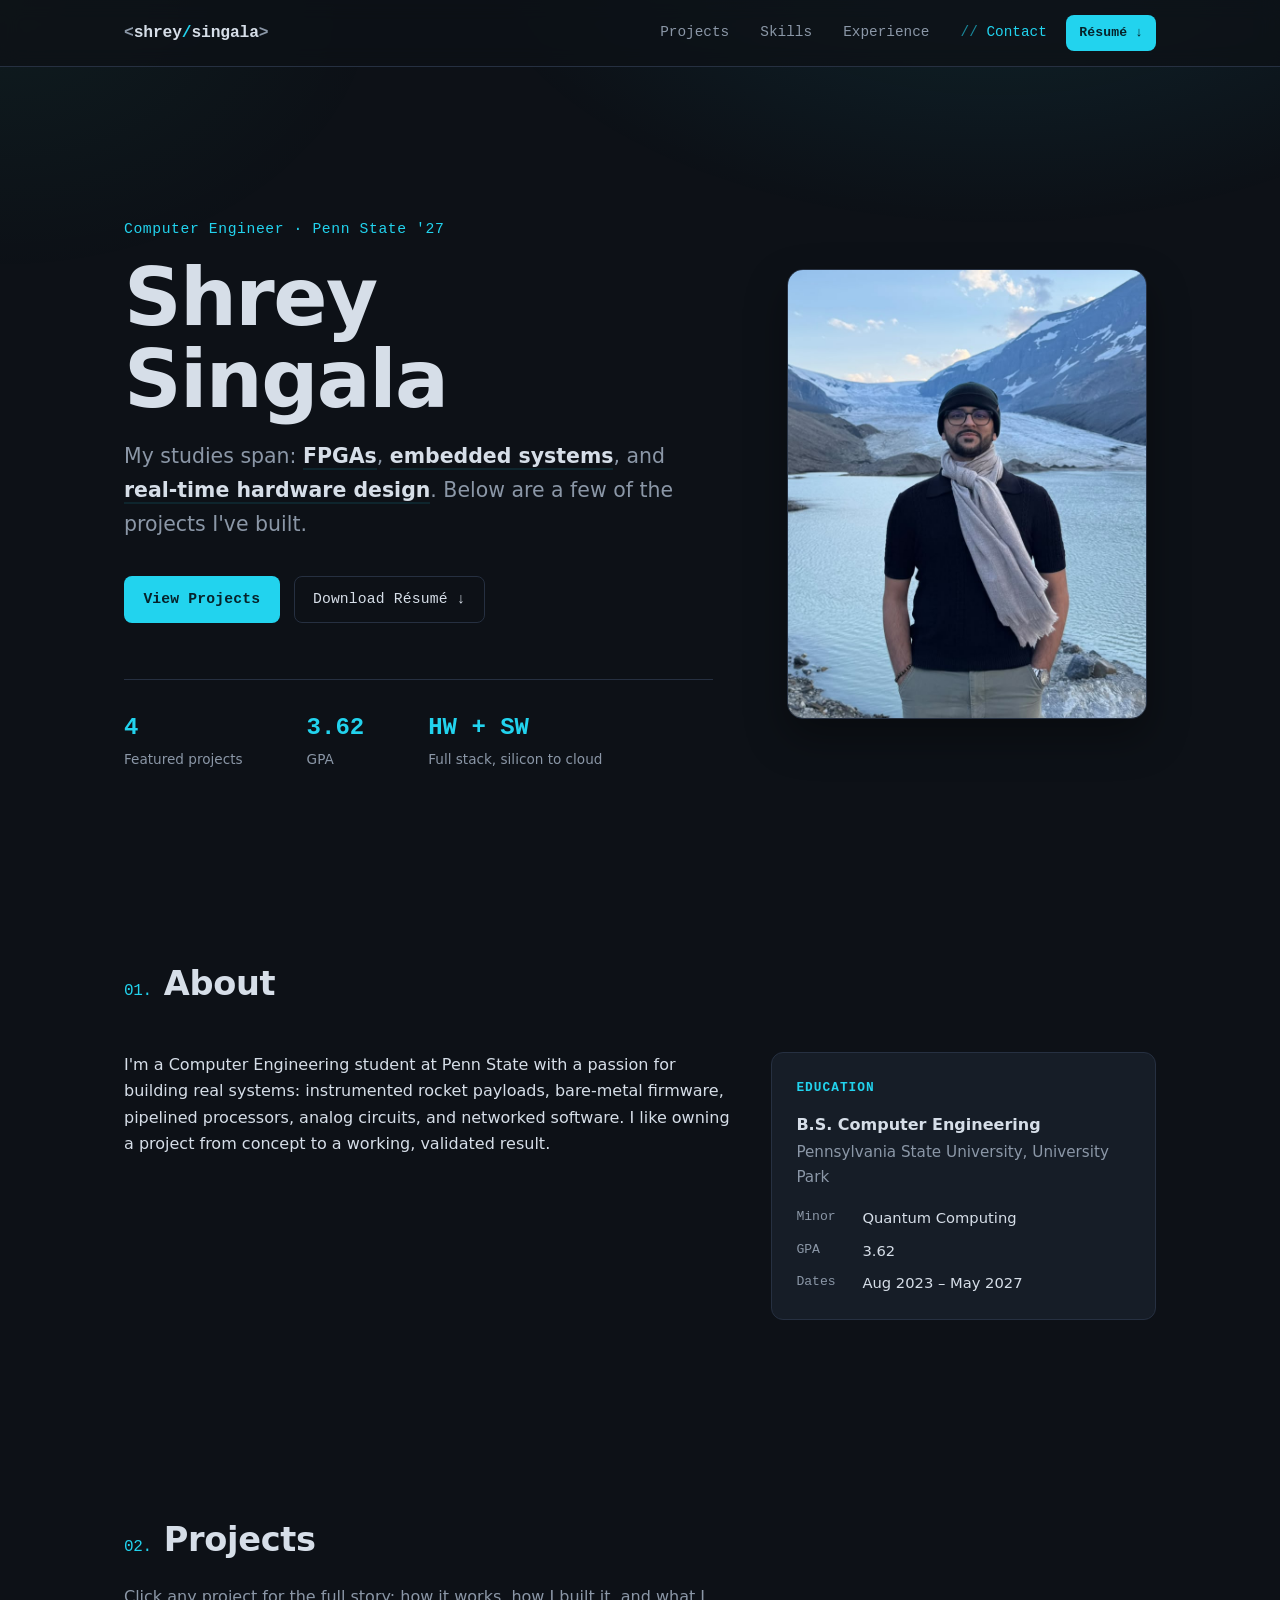
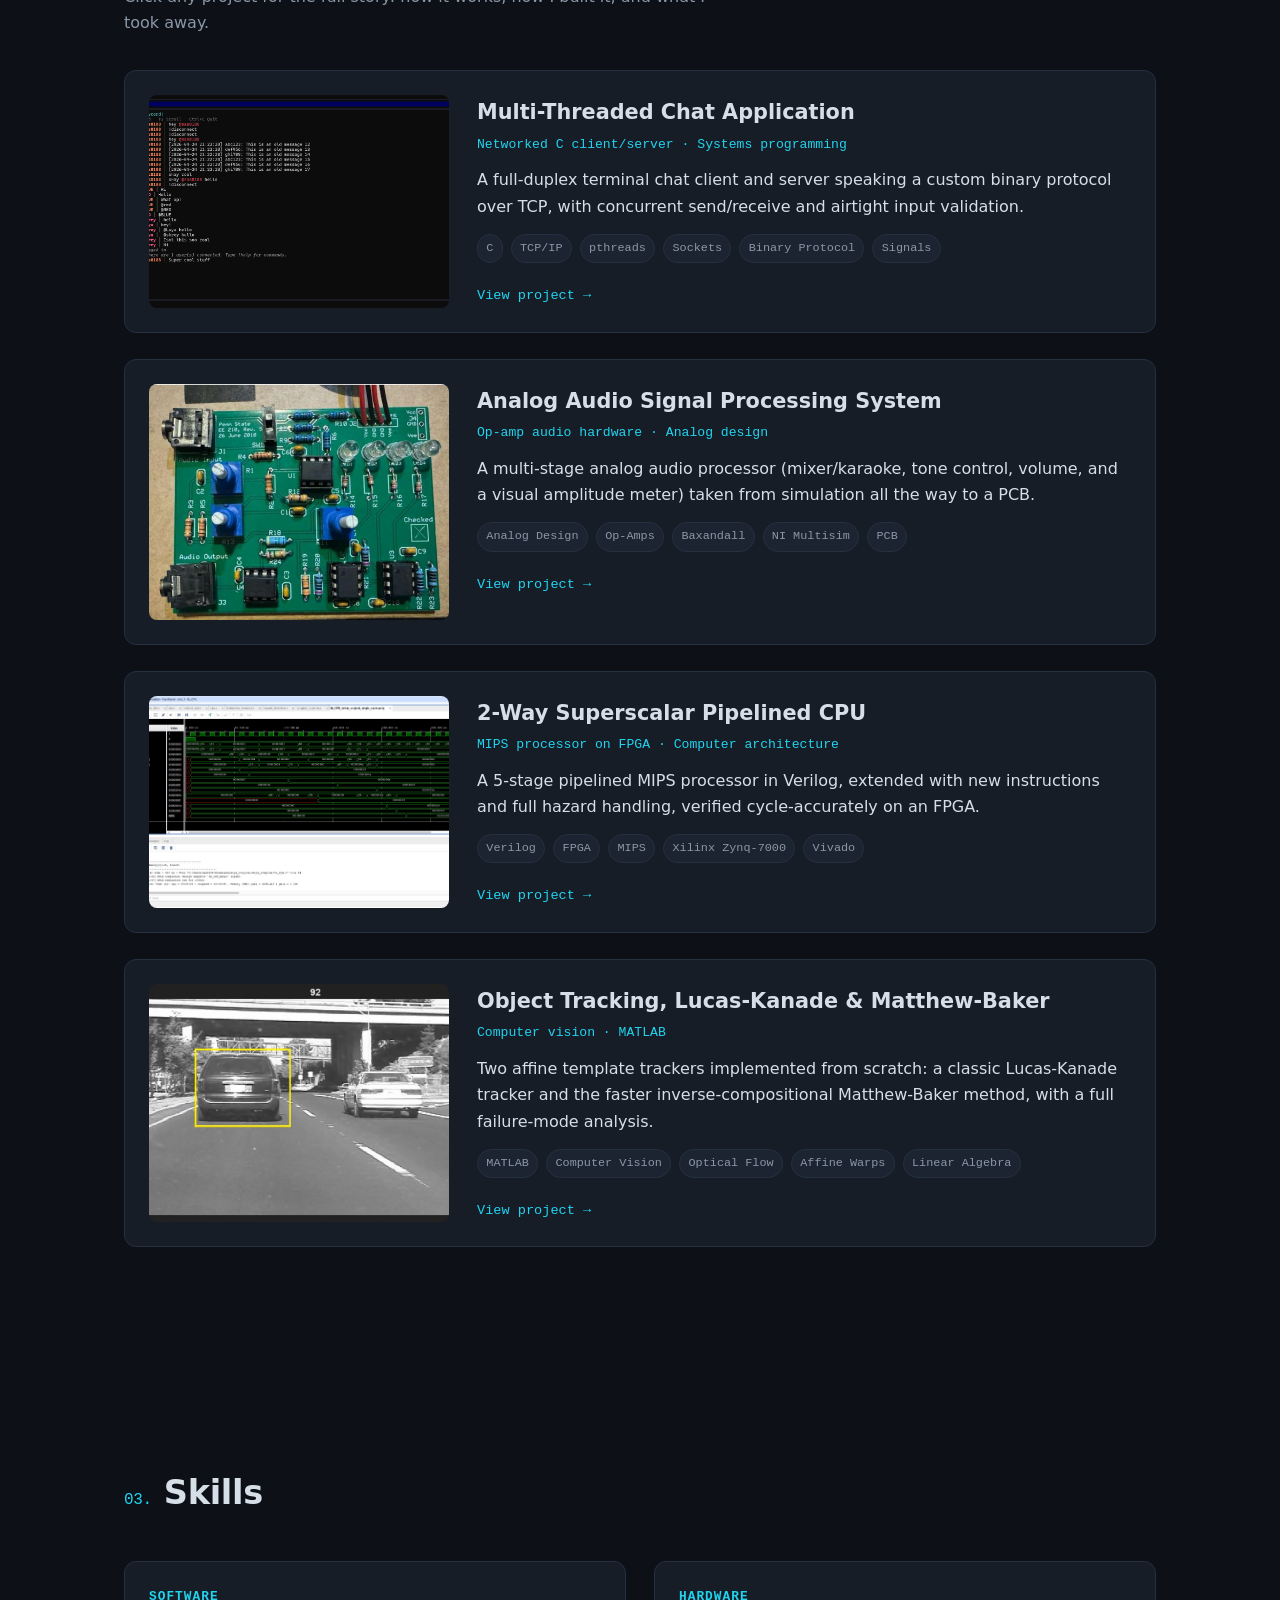
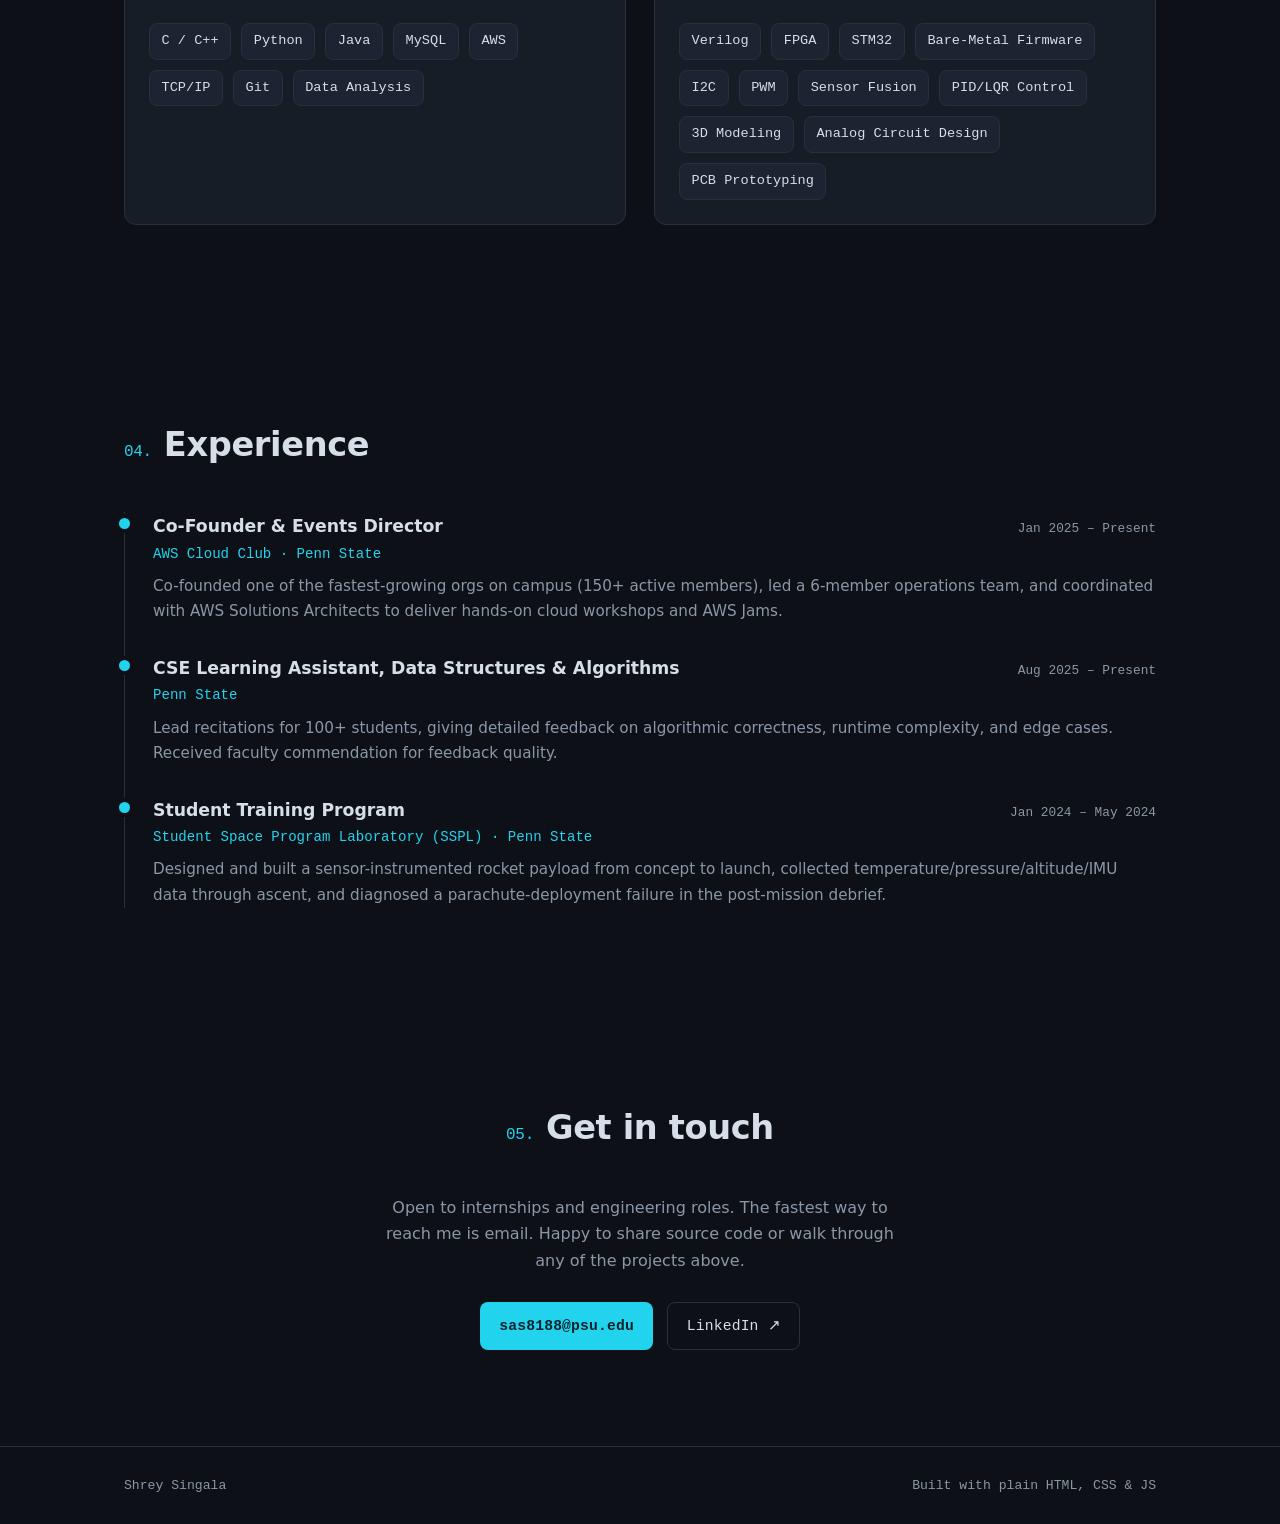
<file: index.html>
<!DOCTYPE html>
<html lang="en">
<head>
  <meta charset="UTF-8" />
  <meta name="viewport" content="width=device-width, initial-scale=1.0" />
  <title>Shrey Singala | Computer Engineer</title>
  <meta name="description" content="Portfolio of Shrey Singala, Computer Engineering student at Penn State: embedded systems, FPGAs, firmware, and software projects with downloadable reports." />
  <link rel="preconnect" href="https://fonts.googleapis.com" />
  <link rel="icon" href="data:image/svg+xml,%3Csvg xmlns='http://www.w3.org/2000/svg' viewBox='0 0 100 100'%3E%3Crect width='100' height='100' rx='20' fill='%230d1117'/%3E%3Ctext x='50' y='68' font-size='56' text-anchor='middle' fill='%2322d3ee' font-family='monospace'%3ES%3C/text%3E%3C/svg%3E" />
  <link rel="stylesheet" href="css/styles.css" />
</head>
<body>
  <!-- ===================== NAV ===================== -->
  <header class="nav" id="top">
    <div class="nav__inner container">
      <a href="#top" class="nav__brand">
        <span class="nav__brand-bracket">&lt;</span>shrey<span class="nav__brand-slash">/</span>singala<span class="nav__brand-bracket">&gt;</span>
      </a>

      <button class="nav__toggle" id="navToggle" aria-label="Toggle navigation" aria-expanded="false" aria-controls="navMenu">
        <span></span><span></span><span></span>
      </button>

      <nav class="nav__menu" id="navMenu" aria-label="Primary">
        <a href="#projects" class="nav__link">Projects</a>
        <a href="#skills" class="nav__link">Skills</a>
        <a href="#experience" class="nav__link">Experience</a>
        <a href="#contact" class="nav__link">Contact</a>
        <a href="assets/resume/Shrey_Singala.pdf" class="btn btn--sm btn--accent" target="_blank" rel="noopener">Résumé ↓</a>
      </nav>
    </div>
  </header>

  <main>
    <!-- ===================== HERO ===================== -->
    <section class="hero">
      <div class="container hero__inner reveal">
        <div class="hero__text">
          <p class="hero__eyebrow">Computer Engineer · Penn State '27</p>
          <h1 class="hero__title">Shrey Singala</h1>
          <p class="hero__tagline">
            My studies span: <span class="hl">FPGAs</span>, <span class="hl">embedded systems</span>,
            and <span class="hl">real-time hardware design</span>. Below are a few of the projects I've built.
          </p>
          <div class="hero__cta">
            <a href="#projects" class="btn btn--accent">View Projects</a>
            <a href="assets/resume/Shrey_Singala.pdf" class="btn btn--ghost" target="_blank" rel="noopener">Download Résumé ↓</a>
          </div>
          <ul class="hero__stats">
            <li><span class="hero__stat-num">4</span><span class="hero__stat-label">Featured projects</span></li>
            <li><span class="hero__stat-num">3.62</span><span class="hero__stat-label">GPA</span></li>
            <li><span class="hero__stat-num">HW + SW</span><span class="hero__stat-label">Full stack, silicon to cloud</span></li>
          </ul>
        </div>
        <figure class="hero__photo">
          <img src="assets/img/shrey-photo.jpeg" alt="Shrey Singala" loading="eager" />
        </figure>
      </div>
    </section>

    <!-- ===================== ABOUT ===================== -->
    <section class="section" id="about">
      <div class="container reveal">
        <h2 class="section__title"><span class="section__num">01.</span> About</h2>
        <div class="about__grid">
          <div class="about__bio">
            <p>
              I'm a Computer Engineering student at Penn State with a passion for building real systems: instrumented rocket payloads, bare-metal firmware, pipelined processors,
              analog circuits, and networked software. I like owning a project from concept to a
              working, validated result.
            </p>
          </div>
          <aside class="about__card">
            <h3 class="about__card-title">Education</h3>
            <p class="about__degree">B.S. Computer Engineering</p>
            <p class="about__school">Pennsylvania State University, University Park</p>
            <ul class="about__meta">
              <li><span>Minor</span> Quantum Computing</li>
              <li><span>GPA</span> 3.62</li>
              <li><span>Dates</span> Aug 2023 – May 2027</li>
            </ul>
          </aside>
        </div>
      </div>
    </section>

    <!-- ===================== PROJECTS ===================== -->
    <section class="section" id="projects">
      <div class="container">
        <h2 class="section__title reveal"><span class="section__num">02.</span> Projects</h2>
        <p class="section__sub reveal">Click any project for the full story: how it works, how I built it, and what I took away.</p>

        <!-- Project 1: Chat App -->
        <a class="project reveal" href="projects/chat-application.html">
          <div class="project__media">
            <img src="assets/img/chat-interface.png" alt="Multi-threaded chat application terminal interface" loading="lazy" />
          </div>
          <div class="project__body">
            <div class="project__head">
              <h3 class="project__title">Multi-Threaded Chat Application</h3>
            </div>
            <p class="project__meta">Networked C client/server · Systems programming</p>
            <p class="project__lead">
              A full-duplex terminal chat client and server speaking a custom binary protocol over TCP,
              with concurrent send/receive and airtight input validation.
            </p>
            <ul class="project__tags">
              <li>C</li><li>TCP/IP</li><li>pthreads</li><li>Sockets</li><li>Binary Protocol</li><li>Signals</li>
            </ul>
            <span class="project__cta">View project →</span>
          </div>
        </a>

        <!-- Project 2: Analog Audio -->
        <a class="project reveal" href="projects/analog-audio.html">
          <div class="project__media">
            <img src="assets/img/analog-pcb.jpg" alt="Analog audio processor PCB layout" loading="lazy" />
          </div>
          <div class="project__body">
            <div class="project__head">
              <h3 class="project__title">Analog Audio Signal Processing System</h3>
            </div>
            <p class="project__meta">Op-amp audio hardware · Analog design</p>
            <p class="project__lead">
              A multi-stage analog audio processor (mixer/karaoke, tone control, volume, and a
              visual amplitude meter) taken from simulation all the way to a PCB.
            </p>
            <ul class="project__tags">
              <li>Analog Design</li><li>Op-Amps</li><li>Baxandall</li><li>NI Multisim</li><li>PCB</li>
            </ul>
            <span class="project__cta">View project →</span>
          </div>
        </a>

        <!-- Project 3: Pipelined CPU -->
        <a class="project reveal" href="projects/pipelined-cpu.html">
          <div class="project__media">
            <img src="assets/img/cpu-waveform.jpg" alt="Vivado waveform simulation of the pipelined CPU" loading="lazy" />
          </div>
          <div class="project__body">
            <div class="project__head">
              <h3 class="project__title">2-Way Superscalar Pipelined CPU</h3>
            </div>
            <p class="project__meta">MIPS processor on FPGA · Computer architecture</p>
            <p class="project__lead">
              A 5-stage pipelined MIPS processor in Verilog, extended with new instructions and full
              hazard handling, verified cycle-accurately on an FPGA.
            </p>
            <ul class="project__tags">
              <li>Verilog</li><li>FPGA</li><li>MIPS</li><li>Xilinx Zynq-7000</li><li>Vivado</li>
            </ul>
            <span class="project__cta">View project →</span>
          </div>
        </a>

        <!-- Project 4: Object Tracking (CV) -->
        <a class="project reveal" href="projects/object-tracking.html">
          <div class="project__media">
            <img src="assets/img/object-tracking-car.jpg" alt="Matthew-Baker tracker following a car" loading="lazy" />
          </div>
          <div class="project__body">
            <div class="project__head">
              <h3 class="project__title">Object Tracking, Lucas-Kanade &amp; Matthew-Baker</h3>
            </div>
            <p class="project__meta">Computer vision · MATLAB</p>
            <p class="project__lead">
              Two affine template trackers implemented from scratch: a classic Lucas-Kanade tracker and
              the faster inverse-compositional Matthew-Baker method, with a full failure-mode analysis.
            </p>
            <ul class="project__tags">
              <li>MATLAB</li><li>Computer Vision</li><li>Optical Flow</li><li>Affine Warps</li><li>Linear Algebra</li>
            </ul>
            <span class="project__cta">View project →</span>
          </div>
        </a>
      </div>
    </section>

    <!-- ===================== SKILLS ===================== -->
    <section class="section" id="skills">
      <div class="container reveal">
        <h2 class="section__title"><span class="section__num">03.</span> Skills</h2>
        <div class="skills__grid">
          <div class="skills__group">
            <h3 class="skills__label">Software</h3>
            <ul class="skills__list">
              <li>C / C++</li><li>Python</li><li>Java</li><li>MySQL</li><li>AWS</li><li>TCP/IP</li><li>Git</li><li>Data Analysis</li>
            </ul>
          </div>
          <div class="skills__group">
            <h3 class="skills__label">Hardware</h3>
            <ul class="skills__list">
              <li>Verilog</li><li>FPGA</li><li>STM32</li><li>Bare-Metal Firmware</li><li>I2C</li><li>PWM</li><li>Sensor Fusion</li><li>PID/LQR Control</li><li>3D Modeling</li><li>Analog Circuit Design</li><li>PCB Prototyping</li>
            </ul>
          </div>
        </div>
      </div>
    </section>

    <!-- ===================== EXPERIENCE ===================== -->
    <section class="section" id="experience">
      <div class="container reveal">
        <h2 class="section__title"><span class="section__num">04.</span> Experience</h2>
        <ol class="timeline">
          <li class="timeline__item">
            <div class="timeline__head">
              <h3 class="timeline__role">Co-Founder &amp; Events Director</h3>
              <span class="timeline__date">Jan 2025 – Present</span>
            </div>
            <p class="timeline__org">AWS Cloud Club · Penn State</p>
            <p class="timeline__desc">Co-founded one of the fastest-growing orgs on campus (150+ active members), led a 6-member operations team, and coordinated with AWS Solutions Architects to deliver hands-on cloud workshops and AWS Jams.</p>
          </li>
          <li class="timeline__item">
            <div class="timeline__head">
              <h3 class="timeline__role">CSE Learning Assistant, Data Structures &amp; Algorithms</h3>
              <span class="timeline__date">Aug 2025 – Present</span>
            </div>
            <p class="timeline__org">Penn State</p>
            <p class="timeline__desc">Lead recitations for 100+ students, giving detailed feedback on algorithmic correctness, runtime complexity, and edge cases. Received faculty commendation for feedback quality.</p>
          </li>
          <li class="timeline__item">
            <div class="timeline__head">
              <h3 class="timeline__role">Student Training Program</h3>
              <span class="timeline__date">Jan 2024 – May 2024</span>
            </div>
            <p class="timeline__org">Student Space Program Laboratory (SSPL) · Penn State</p>
            <p class="timeline__desc">Designed and built a sensor-instrumented rocket payload from concept to launch, collected temperature/pressure/altitude/IMU data through ascent, and diagnosed a parachute-deployment failure in the post-mission debrief.</p>
          </li>
        </ol>
      </div>
    </section>

    <!-- ===================== CONTACT ===================== -->
    <section class="section section--contact" id="contact">
      <div class="container reveal">
        <h2 class="section__title"><span class="section__num">05.</span> Get in touch</h2>
        <p class="contact__lead">
          Open to internships and engineering roles. The fastest way to reach me is email.
          Happy to share source code or walk through any of the projects above.
        </p>
        <div class="contact__actions">
          <a href="mailto:sas8188@psu.edu" class="btn btn--accent">sas8188@psu.edu</a>
          <a href="https://www.linkedin.com/in/shrey-singala" class="btn btn--ghost" target="_blank" rel="noopener">LinkedIn ↗</a>
        </div>
      </div>
    </section>
  </main>

  <footer class="footer">
    <div class="container footer__inner">
      <span>Shrey Singala</span>
      <span class="footer__built">Built with plain HTML, CSS &amp; JS</span>
    </div>
  </footer>

  <script src="js/main.js"></script>
</body>
</html>
</file>
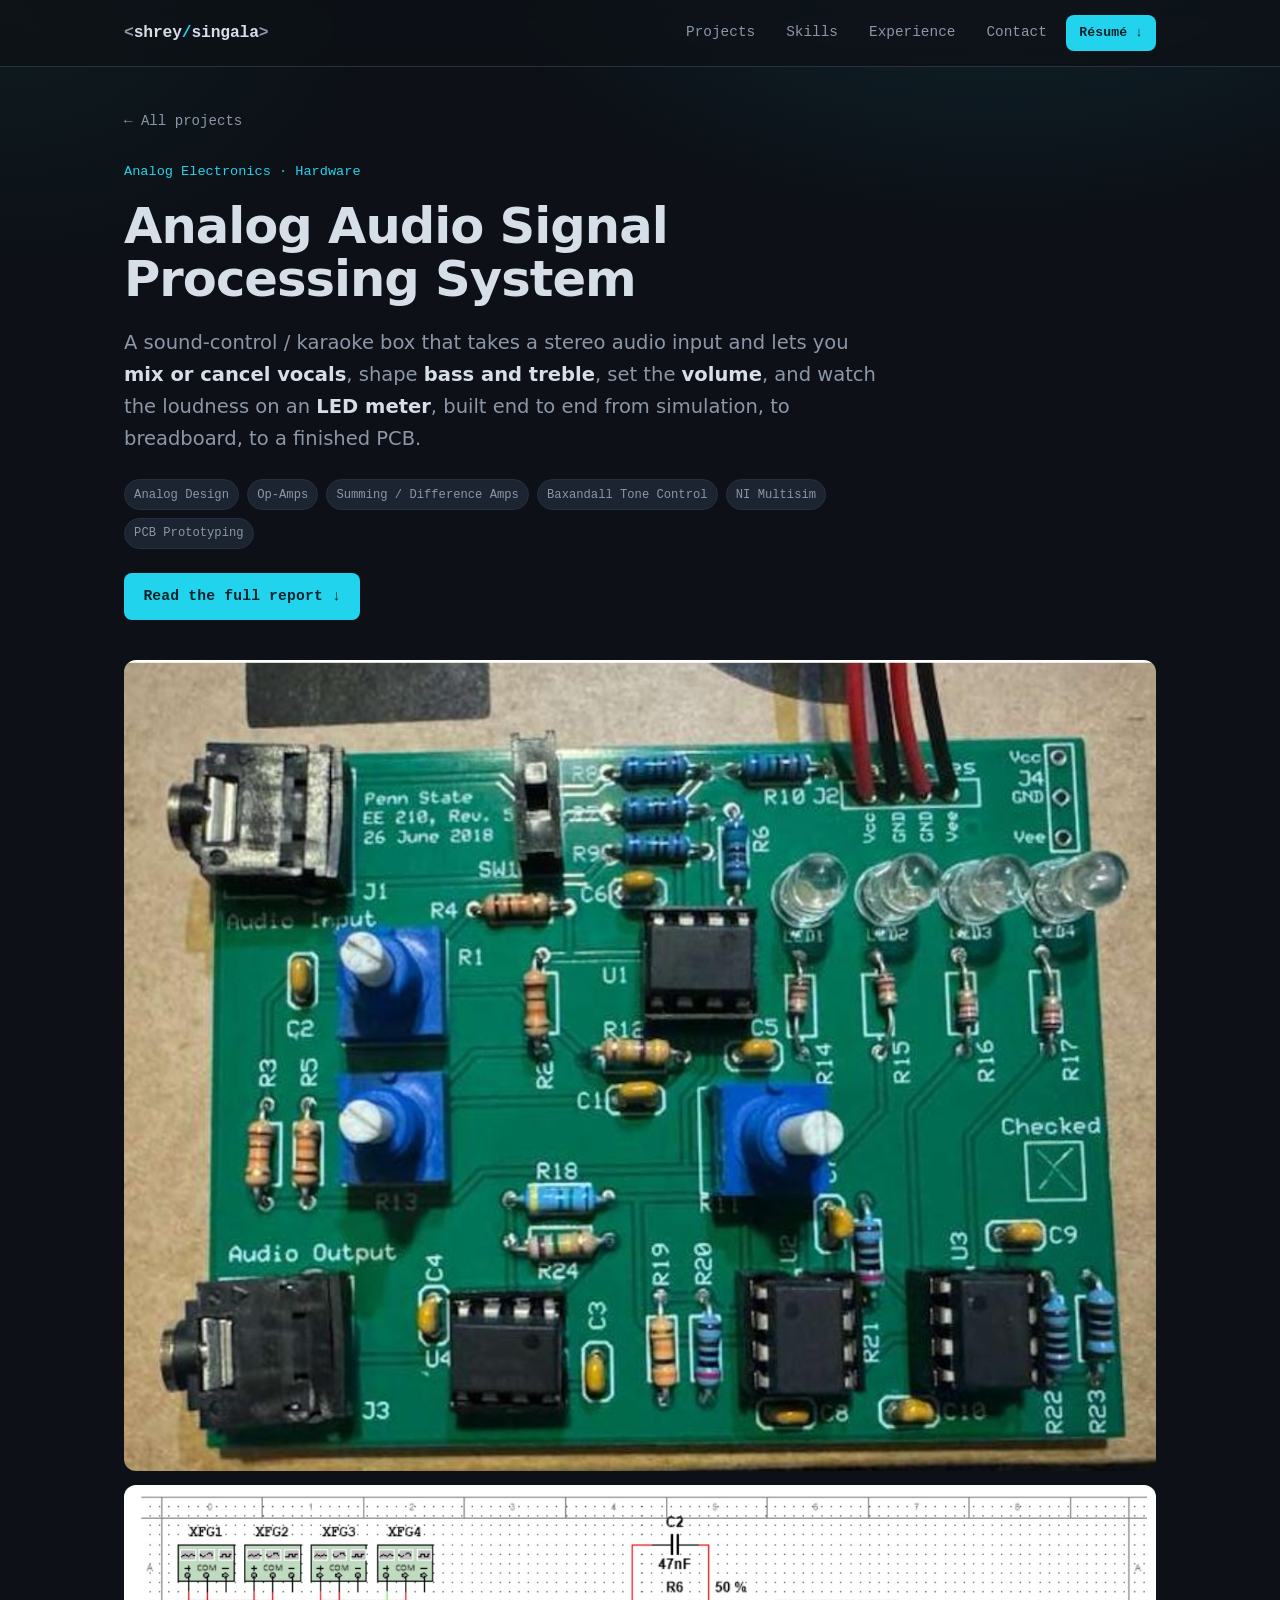
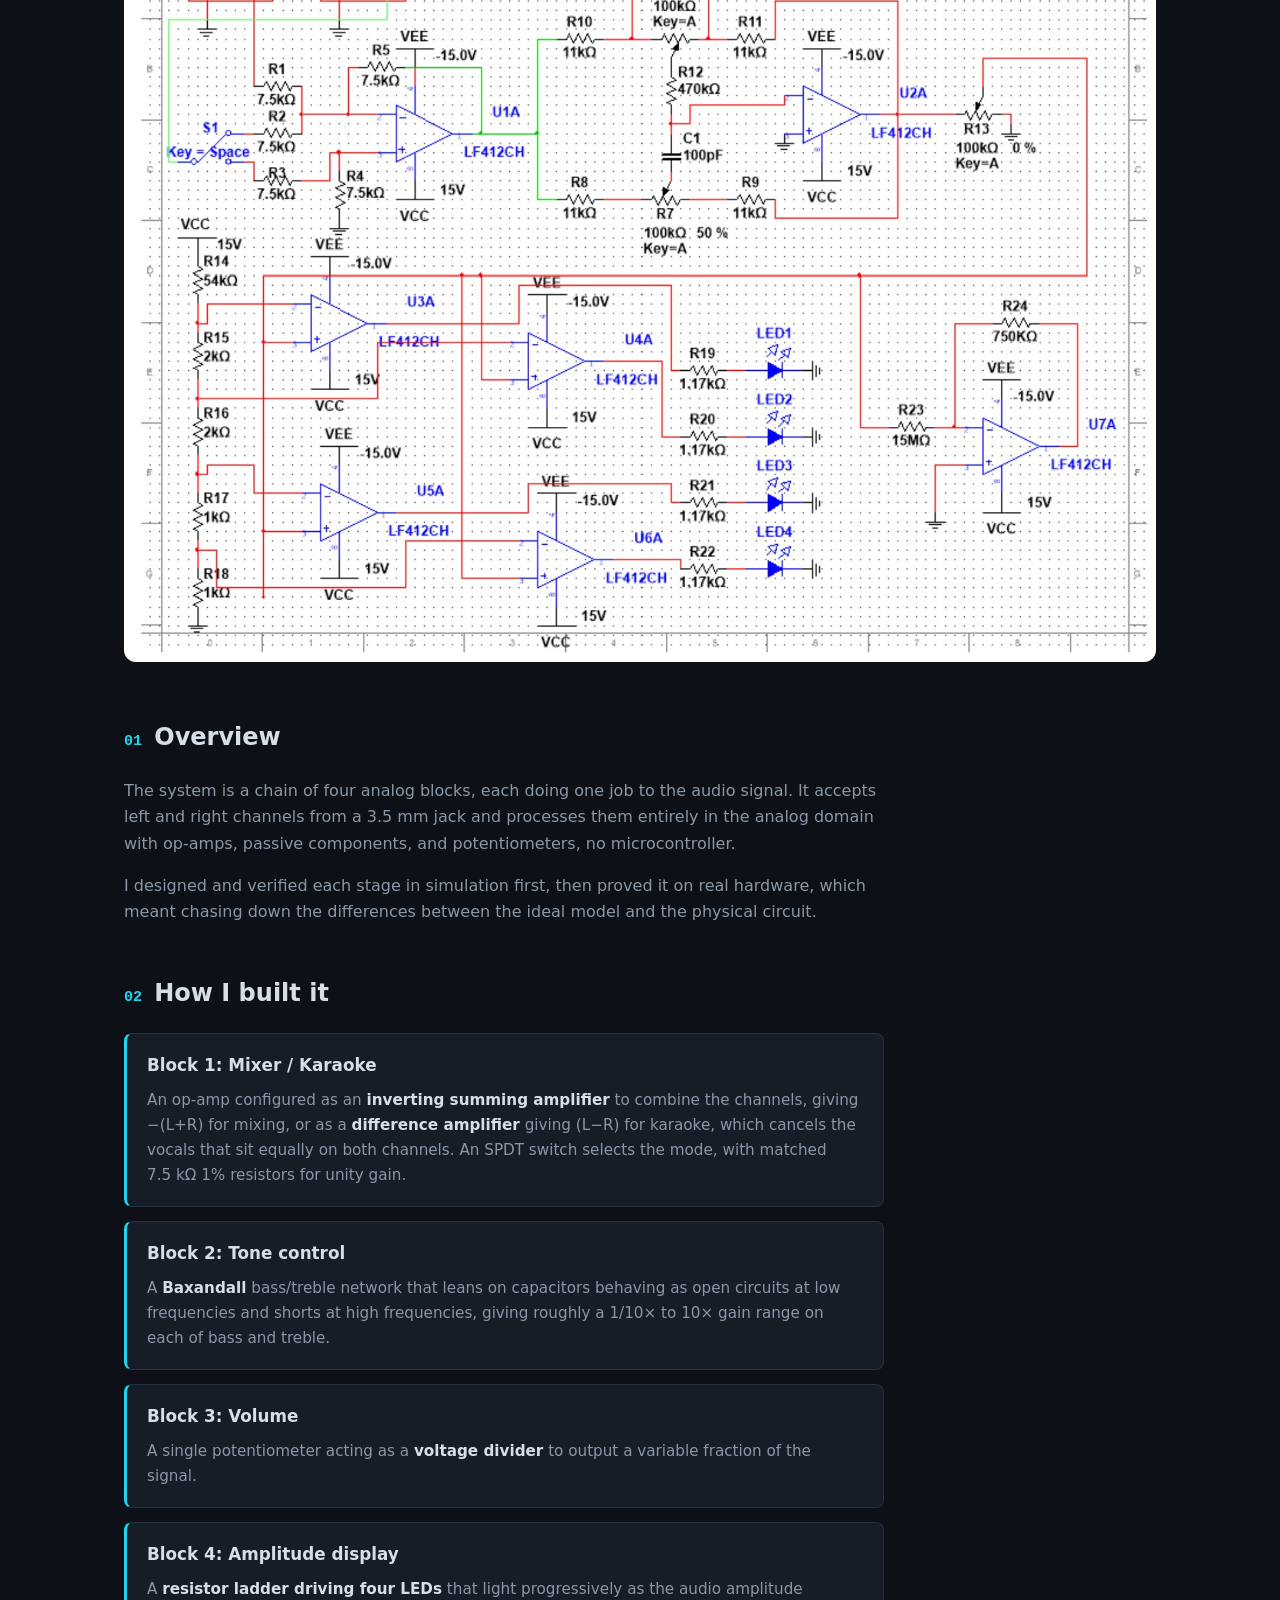
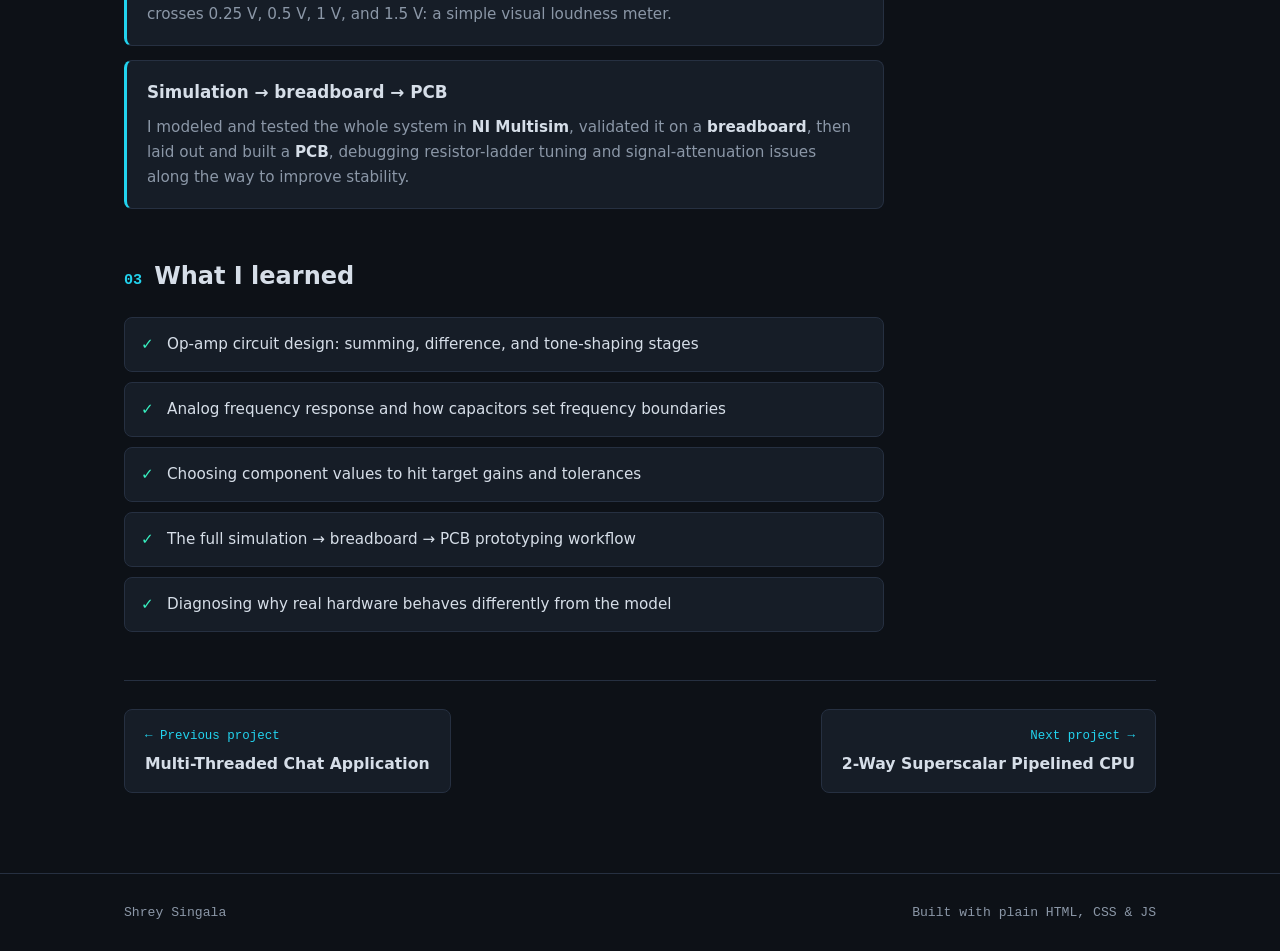
<file: projects/analog-audio.html>
<!DOCTYPE html>
<html lang="en">
<head>
  <meta charset="UTF-8" />
  <meta name="viewport" content="width=device-width, initial-scale=1.0" />
  <title>Analog Audio Signal Processing | Shrey Singala</title>
  <meta name="description" content="A multi-stage analog audio processor (mixer/karaoke, Baxandall tone control, volume, and an LED amplitude meter) from simulation to PCB." />
  <link rel="icon" href="data:image/svg+xml,%3Csvg xmlns='http://www.w3.org/2000/svg' viewBox='0 0 100 100'%3E%3Crect width='100' height='100' rx='20' fill='%230d1117'/%3E%3Ctext x='50' y='68' font-size='56' text-anchor='middle' fill='%2322d3ee' font-family='monospace'%3ES%3C/text%3E%3C/svg%3E" />
  <link rel="stylesheet" href="../css/styles.css" />
</head>
<body>
  <header class="nav">
    <div class="nav__inner container">
      <a href="../index.html" class="nav__brand">
        <span class="nav__brand-bracket">&lt;</span>shrey<span class="nav__brand-slash">/</span>singala<span class="nav__brand-bracket">&gt;</span>
      </a>
      <button class="nav__toggle" id="navToggle" aria-label="Toggle navigation" aria-expanded="false" aria-controls="navMenu">
        <span></span><span></span><span></span>
      </button>
      <nav class="nav__menu" id="navMenu" aria-label="Primary">
        <a href="../index.html#projects" class="nav__link">Projects</a>
        <a href="../index.html#skills" class="nav__link">Skills</a>
        <a href="../index.html#experience" class="nav__link">Experience</a>
        <a href="../index.html#contact" class="nav__link">Contact</a>
        <a href="../assets/resume/Shrey_Singala.pdf" class="btn btn--sm btn--accent" target="_blank" rel="noopener">Résumé ↓</a>
      </nav>
    </div>
  </header>

  <main class="pp">
    <div class="container">
      <a href="../index.html#projects" class="pp-back">← All projects</a>

      <header class="pp-hero reveal">
        <div class="pp-eyebrow">
          <span>Analog Electronics · Hardware</span>
        </div>
        <h1 class="pp-title">Analog Audio Signal Processing System</h1>
        <p class="pp-lead">
          A sound-control / karaoke box that takes a stereo audio input and lets you
          <strong>mix or cancel vocals</strong>, shape <strong>bass and treble</strong>, set the
          <strong>volume</strong>, and watch the loudness on an <strong>LED meter</strong>, built
          end to end from simulation, to breadboard, to a finished PCB.
        </p>
        <ul class="pp-tags">
          <li>Analog Design</li><li>Op-Amps</li><li>Summing / Difference Amps</li>
          <li>Baxandall Tone Control</li><li>NI Multisim</li><li>PCB Prototyping</li>
        </ul>
        <div class="pp-hero__actions">
          <a href="../assets/reports/analog-audio-report.pdf" class="btn btn--accent" target="_blank" rel="noopener">Read the full report ↓</a>
        </div>
      </header>

      <section class="pp-gallery reveal" aria-label="Project images">
        <img src="../assets/img/analog-pcb.jpg" alt="Finished analog audio processor PCB layout" />
        <img src="../assets/img/analog-schematic.jpg" alt="Multisim schematic of the analog audio processor" />
      </section>

      <div class="pp-content">
        <section class="pp-section reveal">
          <h2 class="pp-section__title"><span class="pp-section__num">01</span> Overview</h2>
          <p>
            The system is a chain of four analog blocks, each doing one job to the audio signal. It
            accepts left and right channels from a 3.5&nbsp;mm jack and processes them entirely in the
            analog domain with op-amps, passive components, and potentiometers, no microcontroller.
          </p>
          <p>
            I designed and verified each stage in simulation first, then proved it on real hardware,
            which meant chasing down the differences between the ideal model and the physical circuit.
          </p>
        </section>

        <section class="pp-section reveal">
          <h2 class="pp-section__title"><span class="pp-section__num">02</span> How I built it</h2>
          <ol class="pp-steps">
            <li class="pp-step">
              <h3>Block 1: Mixer / Karaoke</h3>
              <p>An op-amp configured as an <strong>inverting summing amplifier</strong> to combine the
              channels, giving &minus;(L+R) for mixing, or as a <strong>difference amplifier</strong>
              giving (L&minus;R) for karaoke, which cancels the vocals that sit equally on both channels. An
              SPDT switch selects the mode, with matched 7.5&nbsp;kΩ 1% resistors for unity gain.</p>
            </li>
            <li class="pp-step">
              <h3>Block 2: Tone control</h3>
              <p>A <strong>Baxandall</strong> bass/treble network that leans on capacitors behaving as
              open circuits at low frequencies and shorts at high frequencies, giving roughly a
              1/10&times; to 10&times; gain range on each of bass and treble.</p>
            </li>
            <li class="pp-step">
              <h3>Block 3: Volume</h3>
              <p>A single potentiometer acting as a <strong>voltage divider</strong> to output a
              variable fraction of the signal.</p>
            </li>
            <li class="pp-step">
              <h3>Block 4: Amplitude display</h3>
              <p>A <strong>resistor ladder driving four LEDs</strong> that light progressively as the
              audio amplitude crosses 0.25&nbsp;V, 0.5&nbsp;V, 1&nbsp;V, and 1.5&nbsp;V: a simple
              visual loudness meter.</p>
            </li>
            <li class="pp-step">
              <h3>Simulation → breadboard → PCB</h3>
              <p>I modeled and tested the whole system in <strong>NI Multisim</strong>, validated it on
              a <strong>breadboard</strong>, then laid out and built a <strong>PCB</strong>, debugging
              resistor-ladder tuning and signal-attenuation issues along the way to improve stability.</p>
            </li>
          </ol>
        </section>

        <section class="pp-section reveal">
          <h2 class="pp-section__title"><span class="pp-section__num">03</span> What I learned</h2>
          <ul class="learn-grid">
            <li class="learn-item">Op-amp circuit design: summing, difference, and tone-shaping stages</li>
            <li class="learn-item">Analog frequency response and how capacitors set frequency boundaries</li>
            <li class="learn-item">Choosing component values to hit target gains and tolerances</li>
            <li class="learn-item">The full simulation → breadboard → PCB prototyping workflow</li>
            <li class="learn-item">Diagnosing why real hardware behaves differently from the model</li>
          </ul>
        </section>
      </div>

      <nav class="pp-nav" aria-label="Project navigation">
        <a class="pp-nav__link pp-nav__link--prev" href="chat-application.html">
          <span class="pp-nav__dir">← Previous project</span>
          <span class="pp-nav__name">Multi-Threaded Chat Application</span>
        </a>
        <a class="pp-nav__link pp-nav__link--next" href="pipelined-cpu.html">
          <span class="pp-nav__dir">Next project →</span>
          <span class="pp-nav__name">2-Way Superscalar Pipelined CPU</span>
        </a>
      </nav>
    </div>
  </main>

  <footer class="footer">
    <div class="container footer__inner">
      <span>Shrey Singala</span>
      <span class="footer__built">Built with plain HTML, CSS &amp; JS</span>
    </div>
  </footer>

  <script src="../js/main.js"></script>
</body>
</html>
</file>
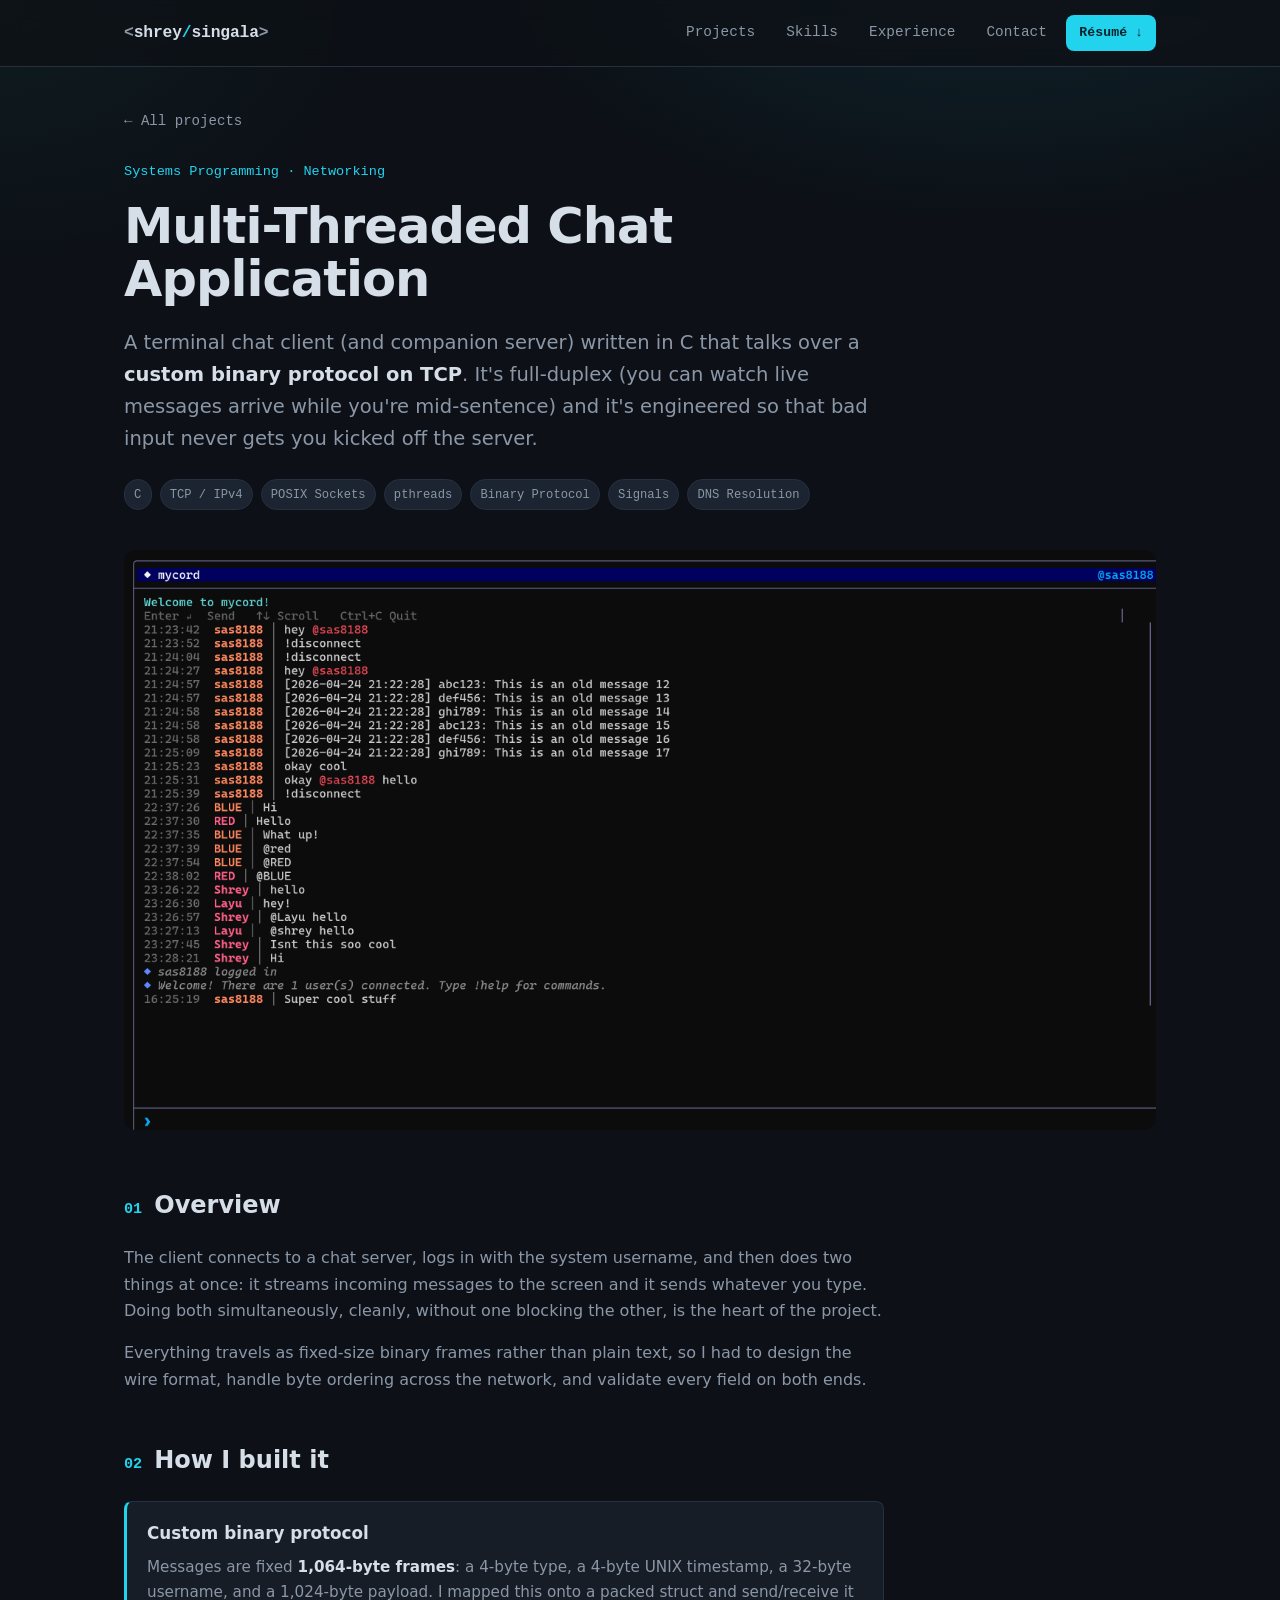
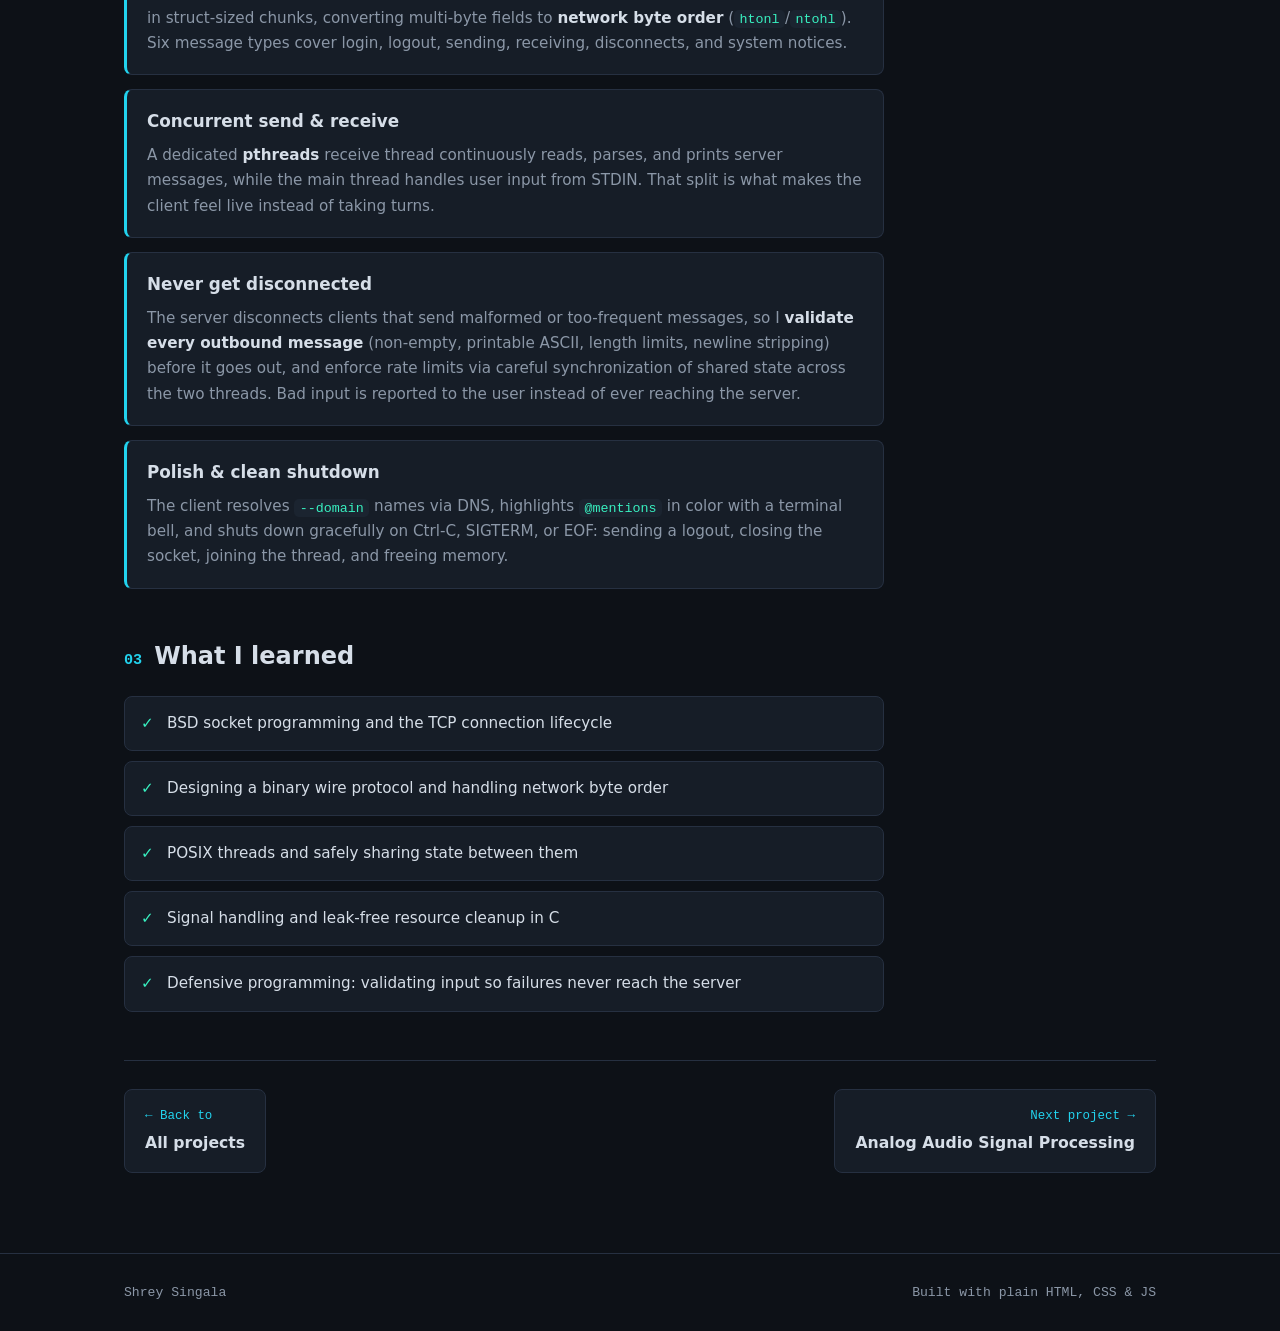
<file: projects/chat-application.html>
<!DOCTYPE html>
<html lang="en">
<head>
  <meta charset="UTF-8" />
  <meta name="viewport" content="width=device-width, initial-scale=1.0" />
  <title>Multi-Threaded Chat Application | Shrey Singala</title>
  <meta name="description" content="A full-duplex C chat client/server over TCP with a custom binary protocol, pthreads, and airtight input validation." />
  <link rel="icon" href="data:image/svg+xml,%3Csvg xmlns='http://www.w3.org/2000/svg' viewBox='0 0 100 100'%3E%3Crect width='100' height='100' rx='20' fill='%230d1117'/%3E%3Ctext x='50' y='68' font-size='56' text-anchor='middle' fill='%2322d3ee' font-family='monospace'%3ES%3C/text%3E%3C/svg%3E" />
  <link rel="stylesheet" href="../css/styles.css" />
</head>
<body>
  <header class="nav">
    <div class="nav__inner container">
      <a href="../index.html" class="nav__brand">
        <span class="nav__brand-bracket">&lt;</span>shrey<span class="nav__brand-slash">/</span>singala<span class="nav__brand-bracket">&gt;</span>
      </a>
      <button class="nav__toggle" id="navToggle" aria-label="Toggle navigation" aria-expanded="false" aria-controls="navMenu">
        <span></span><span></span><span></span>
      </button>
      <nav class="nav__menu" id="navMenu" aria-label="Primary">
        <a href="../index.html#projects" class="nav__link">Projects</a>
        <a href="../index.html#skills" class="nav__link">Skills</a>
        <a href="../index.html#experience" class="nav__link">Experience</a>
        <a href="../index.html#contact" class="nav__link">Contact</a>
        <a href="../assets/resume/Shrey_Singala.pdf" class="btn btn--sm btn--accent" target="_blank" rel="noopener">Résumé ↓</a>
      </nav>
    </div>
  </header>

  <main class="pp">
    <div class="container">
      <a href="../index.html#projects" class="pp-back">← All projects</a>

      <header class="pp-hero reveal">
        <div class="pp-eyebrow">
          <span>Systems Programming · Networking</span>
        </div>
        <h1 class="pp-title">Multi-Threaded Chat Application</h1>
        <p class="pp-lead">
          A terminal chat client (and companion server) written in C that talks over a
          <strong>custom binary protocol on TCP</strong>. It's full-duplex (you can watch live
          messages arrive while you're mid-sentence) and it's engineered so that bad input never
          gets you kicked off the server.
        </p>
        <ul class="pp-tags">
          <li>C</li><li>TCP / IPv4</li><li>POSIX Sockets</li><li>pthreads</li>
          <li>Binary Protocol</li><li>Signals</li><li>DNS Resolution</li>
        </ul>
      </header>

      <section class="pp-gallery reveal" aria-label="Project images">
        <img src="../assets/img/chat-interface.png" alt="Multi-threaded chat application terminal interface" />
      </section>

      <div class="pp-content">
        <section class="pp-section reveal">
          <h2 class="pp-section__title"><span class="pp-section__num">01</span> Overview</h2>
          <p>
            The client connects to a chat server, logs in with the system username, and then does two
            things at once: it streams incoming messages to the screen and it sends whatever you type.
            Doing both simultaneously, cleanly, without one blocking the other, is the heart of the
            project.
          </p>
          <p>
            Everything travels as fixed-size binary frames rather than plain text, so I had to design
            the wire format, handle byte ordering across the network, and validate every field on both
            ends.
          </p>
        </section>

        <section class="pp-section reveal">
          <h2 class="pp-section__title"><span class="pp-section__num">02</span> How I built it</h2>
          <ol class="pp-steps">
            <li class="pp-step">
              <h3>Custom binary protocol</h3>
              <p>Messages are fixed <strong>1,064-byte frames</strong>: a 4-byte type, a 4-byte UNIX
              timestamp, a 32-byte username, and a 1,024-byte payload. I mapped this onto a packed
              struct and send/receive it in struct-sized chunks, converting multi-byte fields to
              <strong>network byte order</strong> (<code>htonl</code>/<code>ntohl</code>). Six message
              types cover login, logout, sending, receiving, disconnects, and system notices.</p>
            </li>
            <li class="pp-step">
              <h3>Concurrent send &amp; receive</h3>
              <p>A dedicated <strong>pthreads</strong> receive thread continuously reads, parses, and
              prints server messages, while the main thread handles user input from STDIN. That split
              is what makes the client feel live instead of taking turns.</p>
            </li>
            <li class="pp-step">
              <h3>Never get disconnected</h3>
              <p>The server disconnects clients that send malformed or too-frequent messages, so I
              <strong>validate every outbound message</strong> (non-empty, printable ASCII, length
              limits, newline stripping) before it goes out, and enforce rate limits via careful
              synchronization of shared state across the two threads. Bad input is reported to the user
              instead of ever reaching the server.</p>
            </li>
            <li class="pp-step">
              <h3>Polish &amp; clean shutdown</h3>
              <p>The client resolves <code>--domain</code> names via DNS, highlights <code>@mentions</code>
              in color with a terminal bell, and shuts down gracefully on Ctrl-C, SIGTERM, or EOF:
              sending a logout, closing the socket, joining the thread, and freeing memory.</p>
            </li>
          </ol>
        </section>

        <section class="pp-section reveal">
          <h2 class="pp-section__title"><span class="pp-section__num">03</span> What I learned</h2>
          <ul class="learn-grid">
            <li class="learn-item">BSD socket programming and the TCP connection lifecycle</li>
            <li class="learn-item">Designing a binary wire protocol and handling network byte order</li>
            <li class="learn-item">POSIX threads and safely sharing state between them</li>
            <li class="learn-item">Signal handling and leak-free resource cleanup in C</li>
            <li class="learn-item">Defensive programming: validating input so failures never reach the server</li>
          </ul>
        </section>
      </div>

      <nav class="pp-nav" aria-label="Project navigation">
        <a class="pp-nav__link pp-nav__link--prev" href="../index.html#projects">
          <span class="pp-nav__dir">← Back to</span>
          <span class="pp-nav__name">All projects</span>
        </a>
        <a class="pp-nav__link pp-nav__link--next" href="analog-audio.html">
          <span class="pp-nav__dir">Next project →</span>
          <span class="pp-nav__name">Analog Audio Signal Processing</span>
        </a>
      </nav>
    </div>
  </main>

  <footer class="footer">
    <div class="container footer__inner">
      <span>Shrey Singala</span>
      <span class="footer__built">Built with plain HTML, CSS &amp; JS</span>
    </div>
  </footer>

  <script src="../js/main.js"></script>
</body>
</html>
</file>
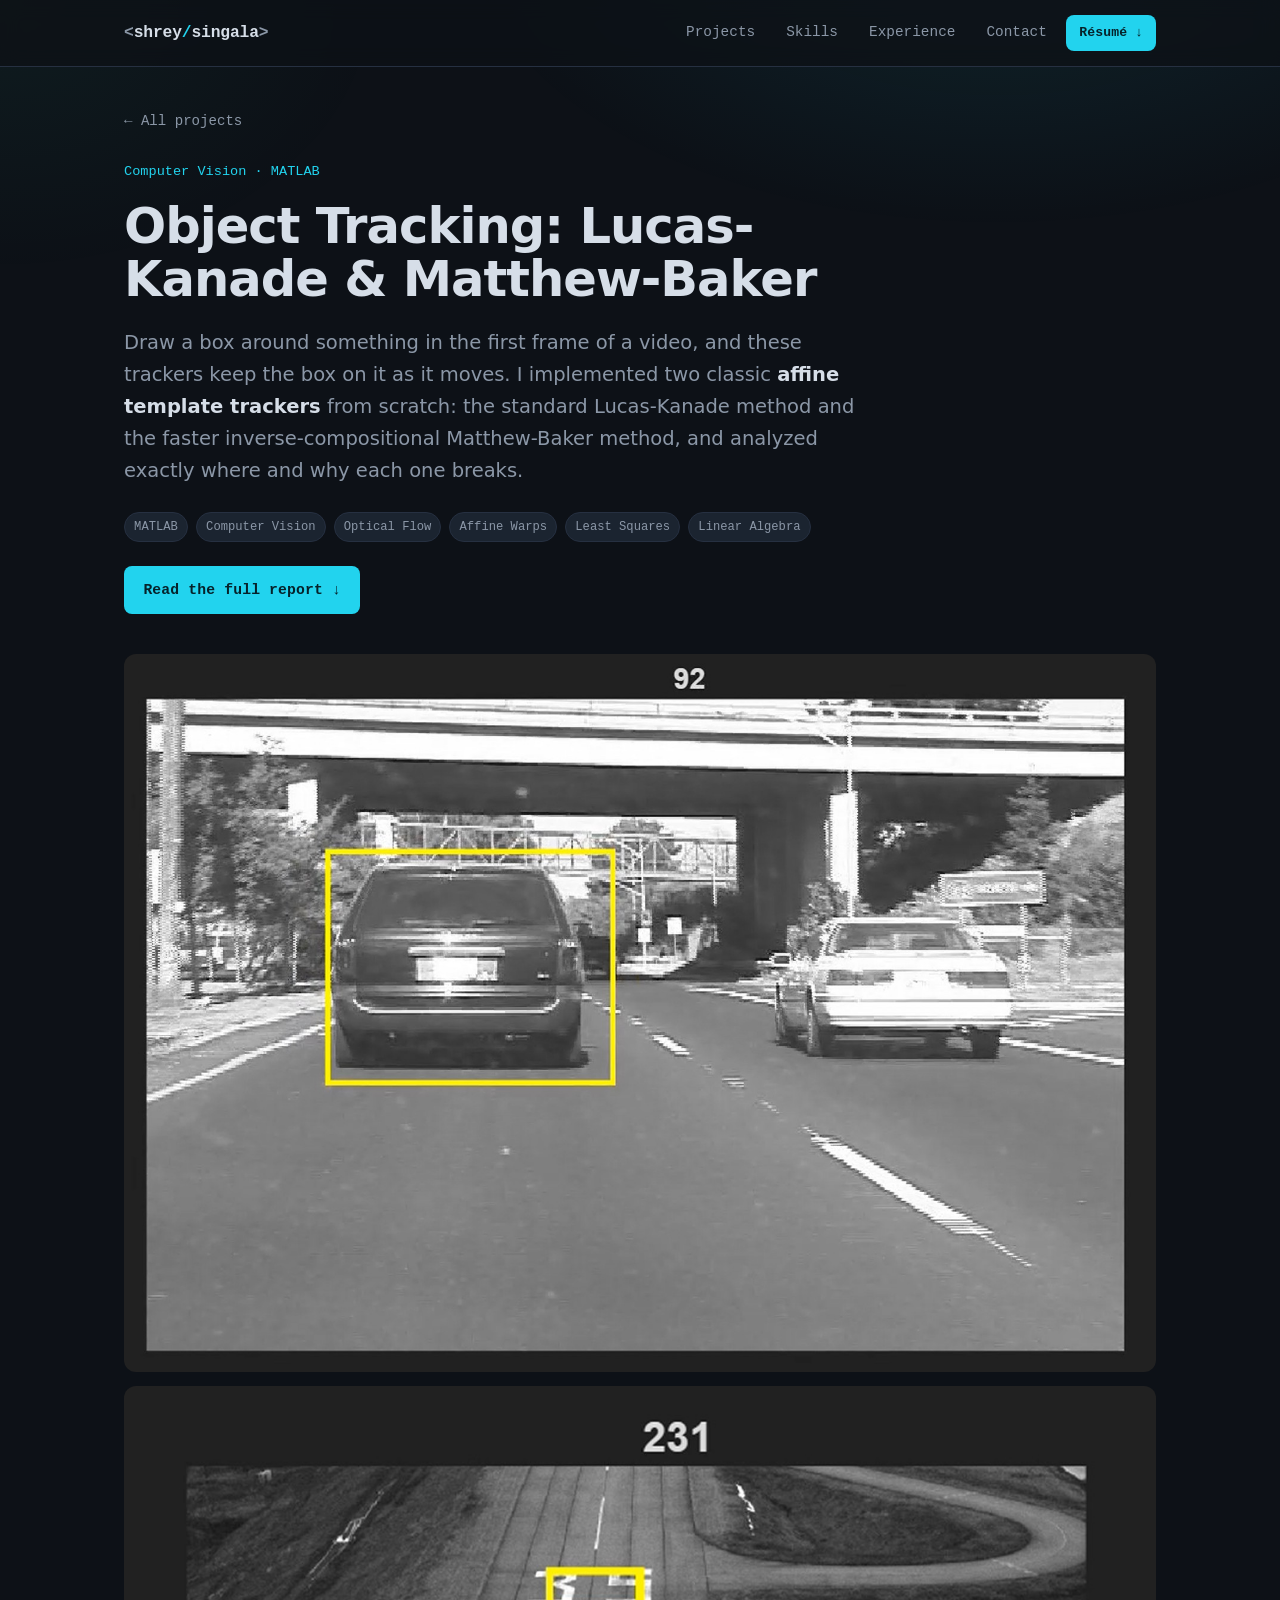
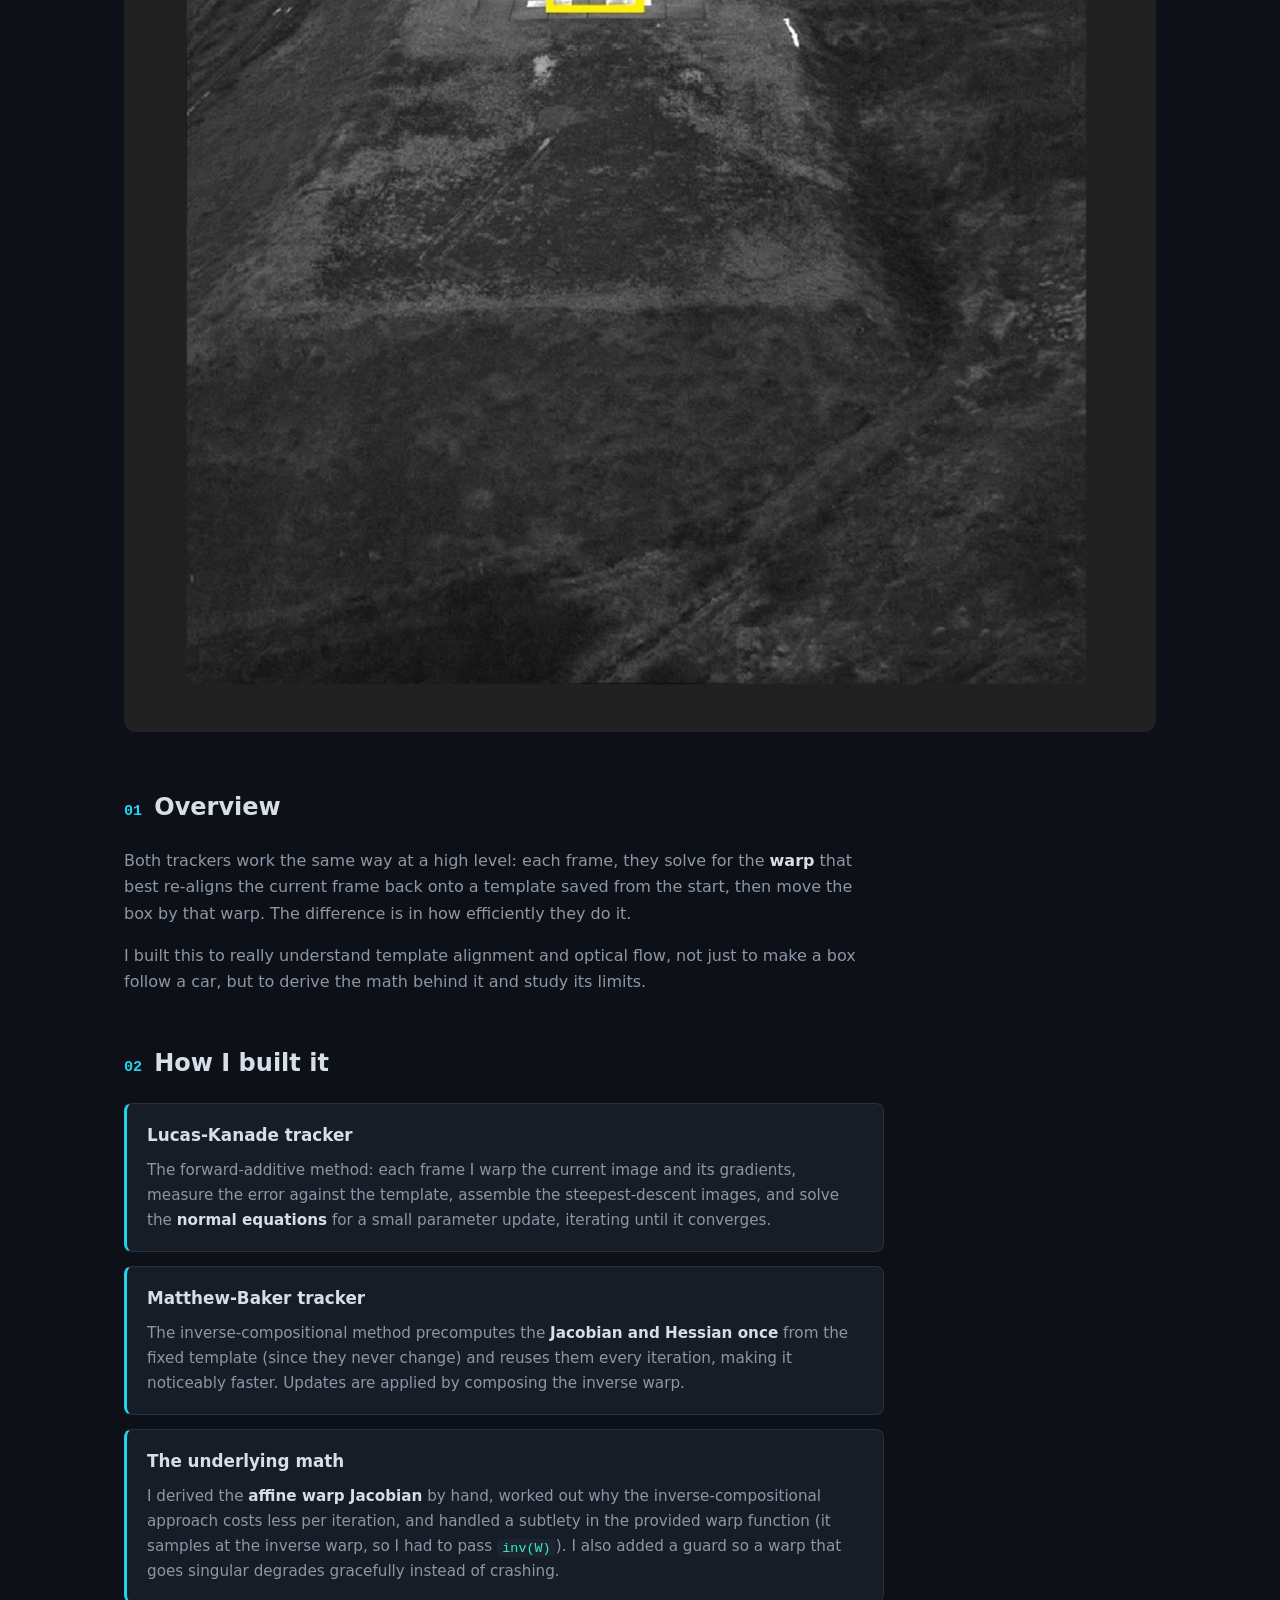
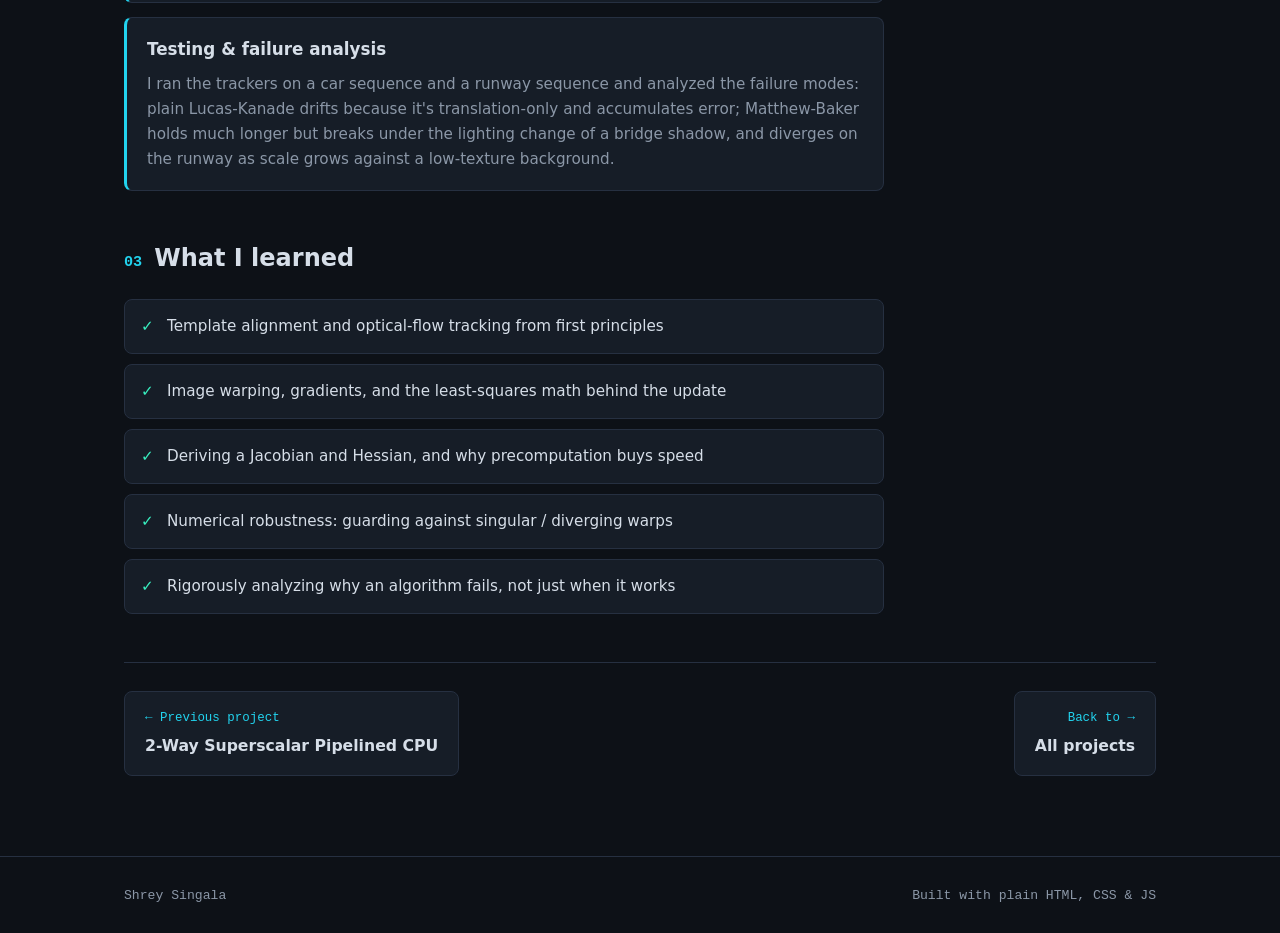
<file: projects/object-tracking.html>
<!DOCTYPE html>
<html lang="en">
<head>
  <meta charset="UTF-8" />
  <meta name="viewport" content="width=device-width, initial-scale=1.0" />
  <title>Object Tracking (Computer Vision) | Shrey Singala</title>
  <meta name="description" content="Two affine template trackers built from scratch in MATLAB (Lucas-Kanade and the faster inverse-compositional Matthew-Baker) with failure-mode analysis." />
  <link rel="icon" href="data:image/svg+xml,%3Csvg xmlns='http://www.w3.org/2000/svg' viewBox='0 0 100 100'%3E%3Crect width='100' height='100' rx='20' fill='%230d1117'/%3E%3Ctext x='50' y='68' font-size='56' text-anchor='middle' fill='%2322d3ee' font-family='monospace'%3ES%3C/text%3E%3C/svg%3E" />
  <link rel="stylesheet" href="../css/styles.css" />
</head>
<body>
  <header class="nav">
    <div class="nav__inner container">
      <a href="../index.html" class="nav__brand">
        <span class="nav__brand-bracket">&lt;</span>shrey<span class="nav__brand-slash">/</span>singala<span class="nav__brand-bracket">&gt;</span>
      </a>
      <button class="nav__toggle" id="navToggle" aria-label="Toggle navigation" aria-expanded="false" aria-controls="navMenu">
        <span></span><span></span><span></span>
      </button>
      <nav class="nav__menu" id="navMenu" aria-label="Primary">
        <a href="../index.html#projects" class="nav__link">Projects</a>
        <a href="../index.html#skills" class="nav__link">Skills</a>
        <a href="../index.html#experience" class="nav__link">Experience</a>
        <a href="../index.html#contact" class="nav__link">Contact</a>
        <a href="../assets/resume/Shrey_Singala.pdf" class="btn btn--sm btn--accent" target="_blank" rel="noopener">Résumé ↓</a>
      </nav>
    </div>
  </header>

  <main class="pp">
    <div class="container">
      <a href="../index.html#projects" class="pp-back">← All projects</a>

      <header class="pp-hero reveal">
        <div class="pp-eyebrow">
          <span>Computer Vision · MATLAB</span>
        </div>
        <h1 class="pp-title">Object Tracking: Lucas-Kanade &amp; Matthew-Baker</h1>
        <p class="pp-lead">
          Draw a box around something in the first frame of a video, and these trackers keep the box
          on it as it moves. I implemented two classic <strong>affine template trackers</strong> from
          scratch: the standard Lucas-Kanade method and the faster inverse-compositional
          Matthew-Baker method, and analyzed exactly where and why each one breaks.
        </p>
        <ul class="pp-tags">
          <li>MATLAB</li><li>Computer Vision</li><li>Optical Flow</li><li>Affine Warps</li>
          <li>Least Squares</li><li>Linear Algebra</li>
        </ul>
        <div class="pp-hero__actions">
          <a href="../assets/reports/object-tracking-report.pdf" class="btn btn--accent" target="_blank" rel="noopener">Read the full report ↓</a>
        </div>
      </header>

      <section class="pp-gallery reveal" aria-label="Project images">
        <img src="../assets/img/object-tracking-car.jpg" alt="Matthew-Baker tracker following a car" />
        <img src="../assets/img/object-tracking-runway.jpg" alt="Tracker on the runway landing sequence" />
      </section>

      <div class="pp-content">
        <section class="pp-section reveal">
          <h2 class="pp-section__title"><span class="pp-section__num">01</span> Overview</h2>
          <p>
            Both trackers work the same way at a high level: each frame, they solve for the
            <strong>warp</strong> that best re-aligns the current frame back onto a template saved from
            the start, then move the box by that warp. The difference is in how efficiently they do it.
          </p>
          <p>
            I built this to really understand template alignment and optical flow, not just to make a
            box follow a car, but to derive the math behind it and study its limits.
          </p>
        </section>

        <section class="pp-section reveal">
          <h2 class="pp-section__title"><span class="pp-section__num">02</span> How I built it</h2>
          <ol class="pp-steps">
            <li class="pp-step">
              <h3>Lucas-Kanade tracker</h3>
              <p>The forward-additive method: each frame I warp the current image and its gradients,
              measure the error against the template, assemble the steepest-descent images, and solve
              the <strong>normal equations</strong> for a small parameter update, iterating until it
              converges.</p>
            </li>
            <li class="pp-step">
              <h3>Matthew-Baker tracker</h3>
              <p>The inverse-compositional method precomputes the <strong>Jacobian and Hessian once</strong>
              from the fixed template (since they never change) and reuses them every iteration,
              making it noticeably faster. Updates are applied by composing the inverse warp.</p>
            </li>
            <li class="pp-step">
              <h3>The underlying math</h3>
              <p>I derived the <strong>affine warp Jacobian</strong> by hand, worked out why the
              inverse-compositional approach costs less per iteration, and handled a subtlety in the
              provided warp function (it samples at the inverse warp, so I had to pass
              <code>inv(W)</code>). I also added a guard so a warp that goes singular degrades
              gracefully instead of crashing.</p>
            </li>
            <li class="pp-step">
              <h3>Testing &amp; failure analysis</h3>
              <p>I ran the trackers on a car sequence and a runway sequence and analyzed the failure
              modes: plain Lucas-Kanade drifts because it's translation-only and accumulates error;
              Matthew-Baker holds much longer but breaks under the lighting change of a bridge shadow,
              and diverges on the runway as scale grows against a low-texture background.</p>
            </li>
          </ol>
        </section>

        <section class="pp-section reveal">
          <h2 class="pp-section__title"><span class="pp-section__num">03</span> What I learned</h2>
          <ul class="learn-grid">
            <li class="learn-item">Template alignment and optical-flow tracking from first principles</li>
            <li class="learn-item">Image warping, gradients, and the least-squares math behind the update</li>
            <li class="learn-item">Deriving a Jacobian and Hessian, and why precomputation buys speed</li>
            <li class="learn-item">Numerical robustness: guarding against singular / diverging warps</li>
            <li class="learn-item">Rigorously analyzing why an algorithm fails, not just when it works</li>
          </ul>
        </section>
      </div>

      <nav class="pp-nav" aria-label="Project navigation">
        <a class="pp-nav__link pp-nav__link--prev" href="pipelined-cpu.html">
          <span class="pp-nav__dir">← Previous project</span>
          <span class="pp-nav__name">2-Way Superscalar Pipelined CPU</span>
        </a>
        <a class="pp-nav__link pp-nav__link--next" href="../index.html#projects">
          <span class="pp-nav__dir">Back to →</span>
          <span class="pp-nav__name">All projects</span>
        </a>
      </nav>
    </div>
  </main>

  <footer class="footer">
    <div class="container footer__inner">
      <span>Shrey Singala</span>
      <span class="footer__built">Built with plain HTML, CSS &amp; JS</span>
    </div>
  </footer>

  <script src="../js/main.js"></script>
</body>
</html>
</file>
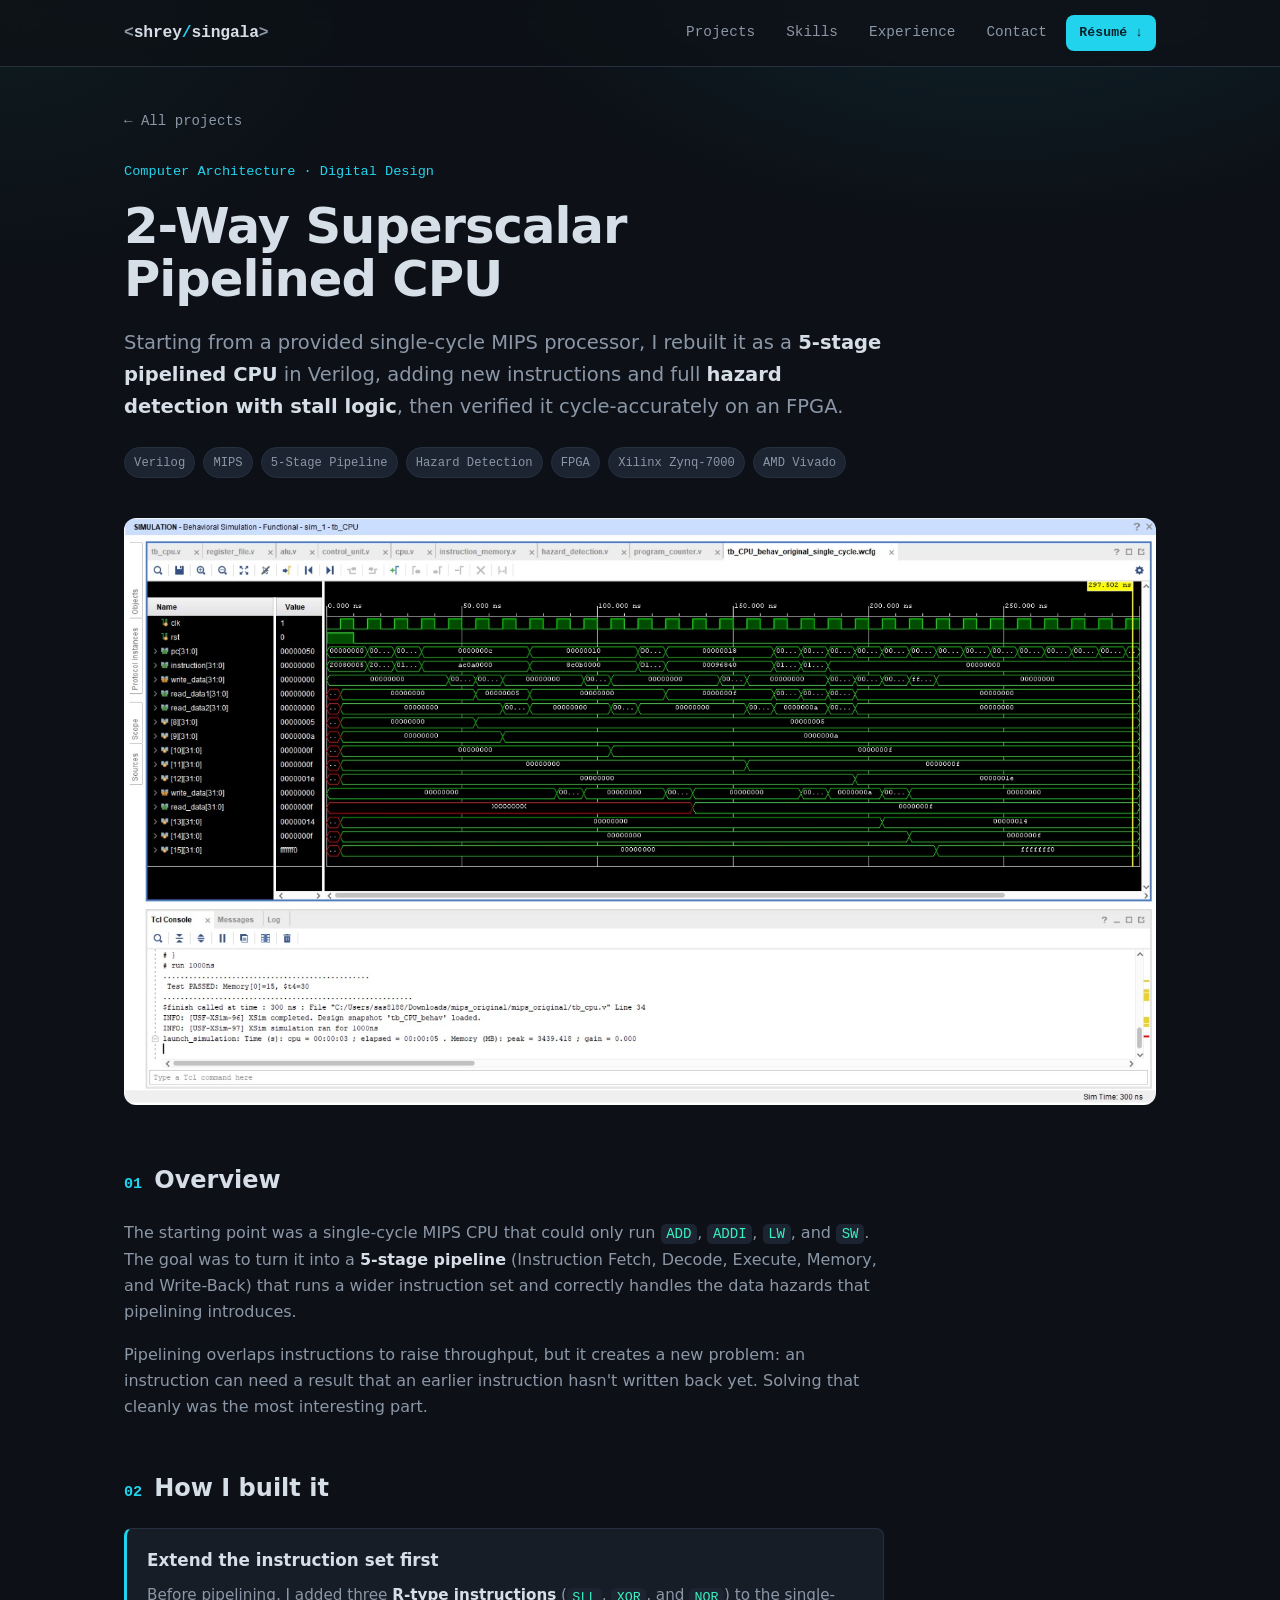
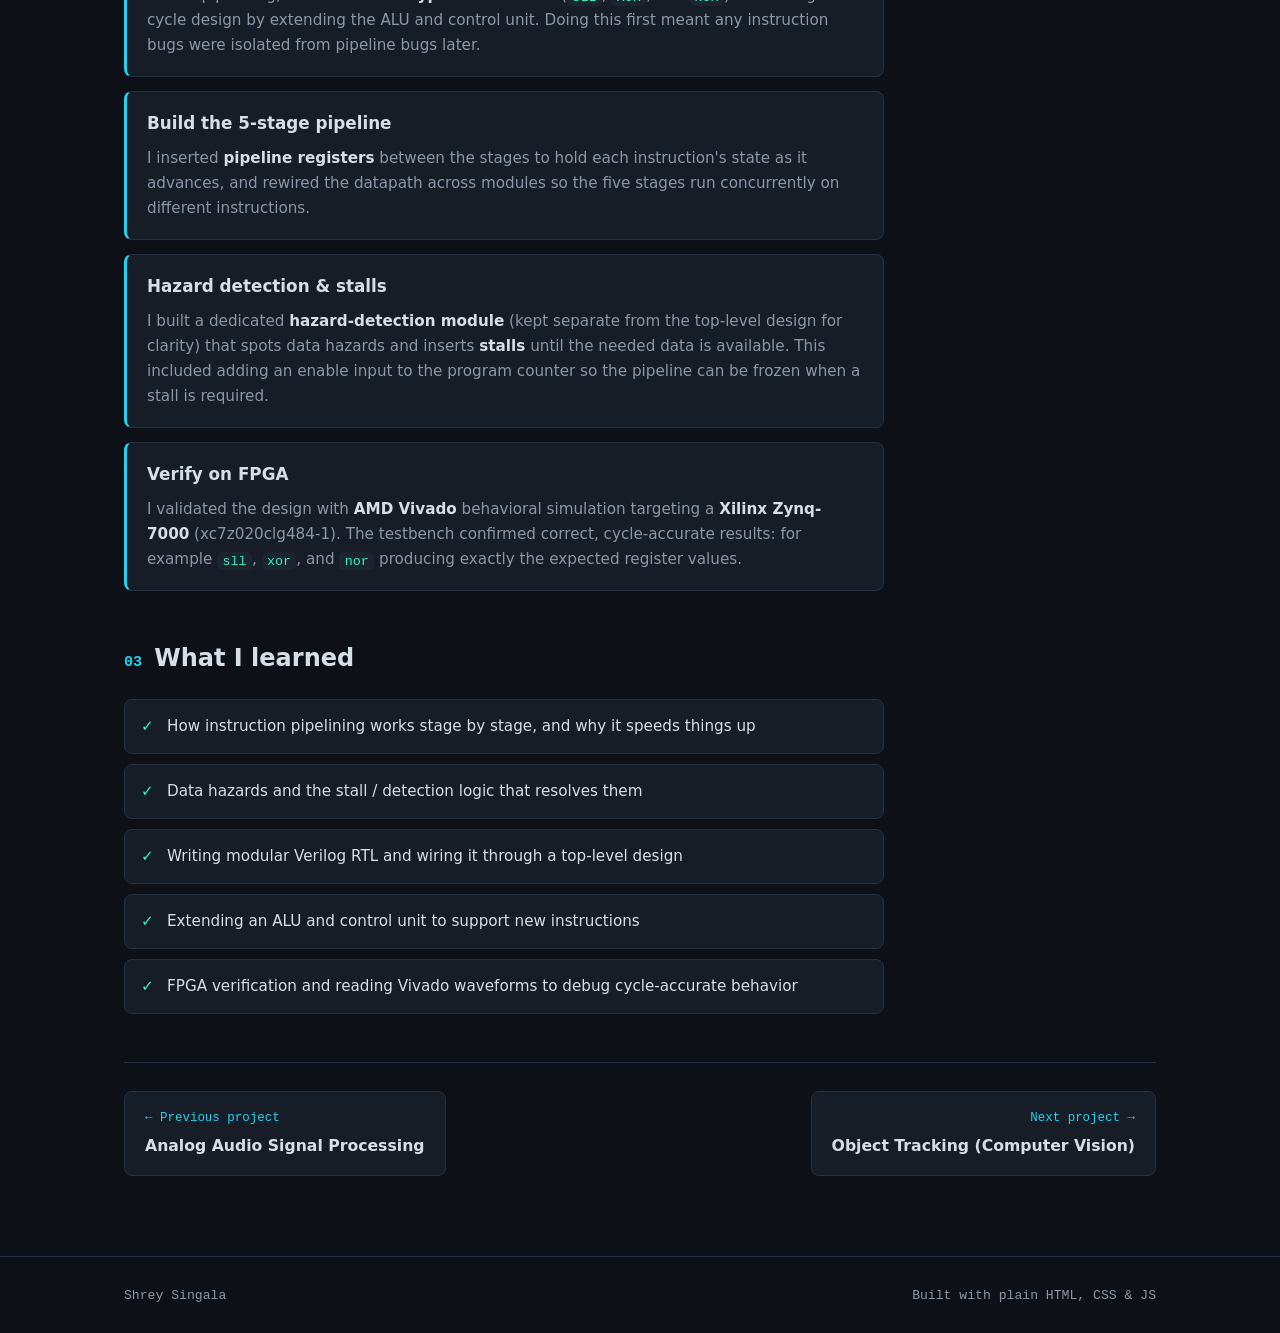
<file: projects/pipelined-cpu.html>
<!DOCTYPE html>
<html lang="en">
<head>
  <meta charset="UTF-8" />
  <meta name="viewport" content="width=device-width, initial-scale=1.0" />
  <title>Pipelined MIPS CPU | Shrey Singala</title>
  <meta name="description" content="A 5-stage pipelined MIPS CPU in Verilog on FPGA: extended instruction set, hazard detection, and stall logic, verified in Vivado." />
  <link rel="icon" href="data:image/svg+xml,%3Csvg xmlns='http://www.w3.org/2000/svg' viewBox='0 0 100 100'%3E%3Crect width='100' height='100' rx='20' fill='%230d1117'/%3E%3Ctext x='50' y='68' font-size='56' text-anchor='middle' fill='%2322d3ee' font-family='monospace'%3ES%3C/text%3E%3C/svg%3E" />
  <link rel="stylesheet" href="../css/styles.css" />
</head>
<body>
  <header class="nav">
    <div class="nav__inner container">
      <a href="../index.html" class="nav__brand">
        <span class="nav__brand-bracket">&lt;</span>shrey<span class="nav__brand-slash">/</span>singala<span class="nav__brand-bracket">&gt;</span>
      </a>
      <button class="nav__toggle" id="navToggle" aria-label="Toggle navigation" aria-expanded="false" aria-controls="navMenu">
        <span></span><span></span><span></span>
      </button>
      <nav class="nav__menu" id="navMenu" aria-label="Primary">
        <a href="../index.html#projects" class="nav__link">Projects</a>
        <a href="../index.html#skills" class="nav__link">Skills</a>
        <a href="../index.html#experience" class="nav__link">Experience</a>
        <a href="../index.html#contact" class="nav__link">Contact</a>
        <a href="../assets/resume/Shrey_Singala.pdf" class="btn btn--sm btn--accent" target="_blank" rel="noopener">Résumé ↓</a>
      </nav>
    </div>
  </header>

  <main class="pp">
    <div class="container">
      <a href="../index.html#projects" class="pp-back">← All projects</a>

      <header class="pp-hero reveal">
        <div class="pp-eyebrow">
          <span>Computer Architecture · Digital Design</span>
        </div>
        <h1 class="pp-title">2-Way Superscalar Pipelined CPU</h1>
        <p class="pp-lead">
          Starting from a provided single-cycle MIPS processor, I rebuilt it as a
          <strong>5-stage pipelined CPU</strong> in Verilog, adding new instructions and full
          <strong>hazard detection with stall logic</strong>, then verified it cycle-accurately on an
          FPGA.
        </p>
        <ul class="pp-tags">
          <li>Verilog</li><li>MIPS</li><li>5-Stage Pipeline</li><li>Hazard Detection</li>
          <li>FPGA</li><li>Xilinx Zynq-7000</li><li>AMD Vivado</li>
        </ul>
      </header>

      <section class="pp-gallery reveal" aria-label="Project images">
        <img src="../assets/img/cpu-waveform.jpg" alt="Vivado waveform simulation of the pipelined MIPS CPU" />
      </section>

      <div class="pp-content">
        <section class="pp-section reveal">
          <h2 class="pp-section__title"><span class="pp-section__num">01</span> Overview</h2>
          <p>
            The starting point was a single-cycle MIPS CPU that could only run <code>ADD</code>,
            <code>ADDI</code>, <code>LW</code>, and <code>SW</code>. The goal was to turn it into a
            <strong>5-stage pipeline</strong> (Instruction Fetch, Decode, Execute, Memory, and
            Write-Back) that runs a wider instruction set and correctly handles the data hazards that
            pipelining introduces.
          </p>
          <p>
            Pipelining overlaps instructions to raise throughput, but it creates a new problem: an
            instruction can need a result that an earlier instruction hasn't written back yet. Solving
            that cleanly was the most interesting part.
          </p>
        </section>

        <section class="pp-section reveal">
          <h2 class="pp-section__title"><span class="pp-section__num">02</span> How I built it</h2>
          <ol class="pp-steps">
            <li class="pp-step">
              <h3>Extend the instruction set first</h3>
              <p>Before pipelining, I added three <strong>R-type instructions</strong>
              (<code>SLL</code>, <code>XOR</code>, and <code>NOR</code>) to the single-cycle design by
              extending the ALU and control unit. Doing this first meant any instruction bugs were
              isolated from pipeline bugs later.</p>
            </li>
            <li class="pp-step">
              <h3>Build the 5-stage pipeline</h3>
              <p>I inserted <strong>pipeline registers</strong> between the stages to hold each
              instruction's state as it advances, and rewired the datapath across modules so the five
              stages run concurrently on different instructions.</p>
            </li>
            <li class="pp-step">
              <h3>Hazard detection &amp; stalls</h3>
              <p>I built a dedicated <strong>hazard-detection module</strong> (kept separate from the
              top-level design for clarity) that spots data hazards and inserts <strong>stalls</strong>
              until the needed data is available. This included adding an enable input to the program
              counter so the pipeline can be frozen when a stall is required.</p>
            </li>
            <li class="pp-step">
              <h3>Verify on FPGA</h3>
              <p>I validated the design with <strong>AMD Vivado</strong> behavioral simulation targeting
              a <strong>Xilinx Zynq-7000</strong> (xc7z020clg484-1). The testbench confirmed correct,
              cycle-accurate results: for example <code>sll</code>, <code>xor</code>, and
              <code>nor</code> producing exactly the expected register values.</p>
            </li>
          </ol>
        </section>

        <section class="pp-section reveal">
          <h2 class="pp-section__title"><span class="pp-section__num">03</span> What I learned</h2>
          <ul class="learn-grid">
            <li class="learn-item">How instruction pipelining works stage by stage, and why it speeds things up</li>
            <li class="learn-item">Data hazards and the stall / detection logic that resolves them</li>
            <li class="learn-item">Writing modular Verilog RTL and wiring it through a top-level design</li>
            <li class="learn-item">Extending an ALU and control unit to support new instructions</li>
            <li class="learn-item">FPGA verification and reading Vivado waveforms to debug cycle-accurate behavior</li>
          </ul>
        </section>
      </div>

      <nav class="pp-nav" aria-label="Project navigation">
        <a class="pp-nav__link pp-nav__link--prev" href="analog-audio.html">
          <span class="pp-nav__dir">← Previous project</span>
          <span class="pp-nav__name">Analog Audio Signal Processing</span>
        </a>
        <a class="pp-nav__link pp-nav__link--next" href="object-tracking.html">
          <span class="pp-nav__dir">Next project →</span>
          <span class="pp-nav__name">Object Tracking (Computer Vision)</span>
        </a>
      </nav>
    </div>
  </main>

  <footer class="footer">
    <div class="container footer__inner">
      <span>Shrey Singala</span>
      <span class="footer__built">Built with plain HTML, CSS &amp; JS</span>
    </div>
  </footer>

  <script src="../js/main.js"></script>
</body>
</html>
</file>
<file: css/styles.css>
/* ============================================================
   Shrey Singala - Portfolio
   Dark technical theme. No external fonts or CDNs.
   ============================================================ */

:root {
  --bg:        #0d1117;
  --bg-alt:    #0f151d;
  --surface:   #161d27;
  --surface-2: #1b2430;
  --border:    #263041;
  --text:      #d6dee8;
  --text-dim:  #8b97a7;
  --text-faint:#61708250;
  --accent:    #22d3ee;
  --accent-2:  #38f0c0;
  --accent-dim:#22d3ee1a;
  --live:      #f2b544;
  --radius:    12px;
  --radius-sm: 8px;
  --maxw:      1080px;
  --mono: ui-monospace, "SF Mono", "JetBrains Mono", "Cascadia Code", Menlo, Consolas, monospace;
  --sans: system-ui, -apple-system, "Segoe UI", Roboto, Helvetica, Arial, sans-serif;
}

* { box-sizing: border-box; }

html { scroll-behavior: smooth; scroll-padding-top: 84px; }

body {
  margin: 0;
  background: var(--bg);
  color: var(--text);
  font-family: var(--sans);
  font-size: 16px;
  line-height: 1.65;
  -webkit-font-smoothing: antialiased;
  overflow-x: hidden;
}

/* subtle grid backdrop */
body::before {
  content: "";
  position: fixed;
  inset: 0;
  z-index: -1;
  background:
    radial-gradient(900px 500px at 78% -8%, rgba(34,211,238,.10), transparent 60%),
    radial-gradient(700px 500px at 0% 0%, rgba(56,240,192,.05), transparent 55%);
  pointer-events: none;
}

a { color: inherit; text-decoration: none; }
code {
  font-family: var(--mono);
  font-size: .88em;
  background: var(--surface-2);
  padding: .12em .4em;
  border-radius: 5px;
  color: var(--accent-2);
}

.container { width: 100%; max-width: var(--maxw); margin: 0 auto; padding: 0 24px; }

/* ---------- buttons ---------- */
.btn {
  display: inline-flex;
  align-items: center;
  gap: .5em;
  font-family: var(--mono);
  font-size: .92rem;
  font-weight: 500;
  letter-spacing: .01em;
  padding: .72em 1.25em;
  border-radius: var(--radius-sm);
  border: 1px solid transparent;
  cursor: pointer;
  transition: transform .15s ease, background .2s ease, border-color .2s ease, box-shadow .2s ease;
  white-space: nowrap;
}
.btn--sm { padding: .5em .9em; font-size: .82rem; }
.btn--accent {
  background: var(--accent);
  color: #06222a;
  font-weight: 600;
}
.btn--accent:hover { transform: translateY(-2px); box-shadow: 0 8px 22px -8px var(--accent); }
.btn--ghost {
  border-color: var(--border);
  color: var(--text);
  background: transparent;
}
.btn--ghost:hover { border-color: var(--accent); color: var(--accent); transform: translateY(-2px); }

/* ---------- nav ---------- */
.nav {
  position: sticky;
  top: 0;
  z-index: 50;
  background: rgba(13,17,23,.78);
  backdrop-filter: blur(10px);
  border-bottom: 1px solid var(--border);
}
.nav__inner {
  display: flex;
  align-items: center;
  justify-content: space-between;
  height: 66px;
}
.nav__brand {
  font-family: var(--mono);
  font-weight: 600;
  font-size: 1.02rem;
  letter-spacing: -.01em;
}
.nav__brand-bracket { color: var(--text-dim); }
.nav__brand-slash { color: var(--accent); }
.nav__menu { display: flex; align-items: center; gap: 8px; }
.nav__link {
  font-family: var(--mono);
  font-size: .9rem;
  color: var(--text-dim);
  padding: .5em .8em;
  border-radius: var(--radius-sm);
  transition: color .18s ease, background .18s ease;
}
.nav__link:hover { color: var(--text); }
.nav__link.is-active { color: var(--accent); }
.nav__link.is-active::before { content: "// "; color: var(--accent); opacity: .6; }

.nav__toggle {
  display: none;
  flex-direction: column;
  justify-content: center;
  gap: 5px;
  width: 42px;
  height: 42px;
  background: transparent;
  border: 1px solid var(--border);
  border-radius: var(--radius-sm);
  cursor: pointer;
}
.nav__toggle span {
  display: block;
  width: 20px;
  height: 2px;
  margin: 0 auto;
  background: var(--text);
  transition: transform .25s ease, opacity .2s ease;
}
.nav__toggle[aria-expanded="true"] span:nth-child(1) { transform: translateY(7px) rotate(45deg); }
.nav__toggle[aria-expanded="true"] span:nth-child(2) { opacity: 0; }
.nav__toggle[aria-expanded="true"] span:nth-child(3) { transform: translateY(-7px) rotate(-45deg); }

/* ---------- hero ---------- */
.hero { padding: clamp(70px, 13vw, 150px) 0 clamp(50px, 8vw, 90px); }
.hero__inner {
  display: grid;
  grid-template-columns: 1fr;
  gap: clamp(32px, 6vw, 64px);
  align-items: center;
}
@media (min-width: 860px) {
  .hero__inner { grid-template-columns: 1.4fr .9fr; }
}
.hero__photo { margin: 0; }
.hero__photo img {
  display: block;
  width: 100%;
  max-width: 360px;
  margin-inline: auto;
  aspect-ratio: 4 / 5;
  object-fit: cover;
  border-radius: 16px;
  border: 1px solid var(--border);
  box-shadow: 0 18px 40px rgba(0, 0, 0, .35);
}
.hero__eyebrow {
  font-family: var(--mono);
  color: var(--accent);
  font-size: .92rem;
  letter-spacing: .04em;
  margin: 0 0 16px;
}
.hero__title {
  font-size: clamp(2.6rem, 8vw, 5rem);
  line-height: 1.02;
  margin: 0 0 20px;
  font-weight: 700;
  letter-spacing: -.02em;
}
.hero__tagline {
  max-width: 640px;
  font-size: clamp(1.05rem, 2.2vw, 1.28rem);
  color: var(--text-dim);
  margin: 0 0 34px;
}
.hl { color: var(--text); font-weight: 600; border-bottom: 2px solid var(--accent-dim); }
.hero__cta { display: flex; flex-wrap: wrap; gap: 14px; margin-bottom: 56px; }

.hero__stats {
  display: flex;
  flex-wrap: wrap;
  gap: clamp(24px, 6vw, 64px);
  list-style: none;
  margin: 0;
  padding: 28px 0 0;
  border-top: 1px solid var(--border);
}
.hero__stats li { display: flex; flex-direction: column; }
.hero__stat-num {
  font-family: var(--mono);
  font-size: 1.5rem;
  font-weight: 600;
  color: var(--accent);
}
.hero__stat-label { font-size: .85rem; color: var(--text-dim); }

/* ---------- sections ---------- */
.section { padding: clamp(56px, 9vw, 96px) 0; }
.section__title {
  display: flex;
  align-items: baseline;
  gap: 12px;
  font-size: clamp(1.5rem, 4vw, 2.1rem);
  margin: 0 0 40px;
  font-weight: 700;
  letter-spacing: -.01em;
}
.section__num {
  font-family: var(--mono);
  font-size: 1rem;
  color: var(--accent);
  font-weight: 500;
}

/* ---------- about ---------- */
.about__grid { display: grid; grid-template-columns: 1.6fr 1fr; gap: 32px; align-items: start; }
.about__bio p { margin: 0 0 18px; color: var(--text-dim); }
.about__bio p:first-child { color: var(--text); }
.about__card {
  background: var(--surface);
  border: 1px solid var(--border);
  border-radius: var(--radius);
  padding: 24px;
}
.about__card-title {
  font-family: var(--mono);
  font-size: .8rem;
  text-transform: uppercase;
  letter-spacing: .08em;
  color: var(--accent);
  margin: 0 0 14px;
}
.about__degree { font-weight: 600; margin: 0 0 2px; }
.about__school { color: var(--text-dim); margin: 0 0 16px; font-size: .95rem; }
.about__meta { list-style: none; margin: 0; padding: 0; display: grid; gap: 8px; }
.about__meta li { font-size: .92rem; display: flex; gap: 10px; }
.about__meta li span {
  font-family: var(--mono);
  color: var(--text-dim);
  min-width: 56px;
  font-size: .82rem;
}

/* ---------- projects ---------- */
.project {
  display: grid;
  grid-template-columns: 300px 1fr;
  gap: 28px;
  background: var(--surface);
  border: 1px solid var(--border);
  border-radius: var(--radius);
  padding: 24px;
  margin-bottom: 26px;
  transition: transform .2s ease, border-color .2s ease, box-shadow .2s ease;
}
.project:hover {
  transform: translateY(-4px);
  border-color: var(--accent);
  box-shadow: 0 16px 40px -22px rgba(34,211,238,.5);
}
.project__media { min-height: 180px; }
.media-placeholder {
  height: 100%;
  min-height: 180px;
  border: 1px dashed var(--border);
  border-radius: var(--radius-sm);
  background: repeating-linear-gradient(45deg, var(--surface-2), var(--surface-2) 12px, transparent 12px, transparent 24px);
  display: flex;
  flex-direction: column;
  align-items: center;
  justify-content: center;
  gap: 10px;
  text-align: center;
  padding: 20px;
}
.media-placeholder__icon { font-size: 2.4rem; filter: grayscale(.2); }
.media-placeholder__text {
  font-family: var(--mono);
  font-size: .78rem;
  color: var(--text-dim);
  max-width: 180px;
}
/* Real media dropped into a project card (replaces .media-placeholder) */
.project__media img,
.project__media video {
  display: block;
  width: 100%;
  height: 100%;
  min-height: 180px;
  object-fit: cover;
  border-radius: var(--radius-sm);
}

.project__head { display: flex; align-items: center; gap: 12px; flex-wrap: wrap; margin-bottom: 4px; }
.project__title { font-size: 1.3rem; margin: 0; font-weight: 700; }
.project__meta { font-family: var(--mono); font-size: .82rem; color: var(--accent); margin: 0 0 12px; }
.project__lead { color: var(--text); margin: 0 0 14px; }
.project__points { margin: 0 0 16px; padding-left: 0; list-style: none; display: grid; gap: 8px; }
.project__points li { position: relative; padding-left: 22px; color: var(--text-dim); font-size: .95rem; }
.project__points li::before {
  content: "▸";
  position: absolute;
  left: 2px;
  color: var(--accent);
}
.project__tags { display: flex; flex-wrap: wrap; gap: 8px; list-style: none; padding: 0; margin: 0 0 18px; }
.project__tags li {
  font-family: var(--mono);
  font-size: .74rem;
  color: var(--text-dim);
  background: var(--surface-2);
  border: 1px solid var(--border);
  padding: .32em .7em;
  border-radius: 100px;
}
.project__actions { display: flex; align-items: center; flex-wrap: wrap; gap: 14px; }
.project__note {
  font-family: var(--mono);
  font-size: .82rem;
  color: var(--live);
}
.project__cta {
  display: inline-block;
  font-family: var(--mono);
  font-size: .85rem;
  color: var(--accent);
  transition: transform .18s ease;
}
.project:hover .project__cta { transform: translateX(4px); }
.section__sub { color: var(--text-dim); margin: -24px 0 34px; max-width: 620px; }

.badge {
  font-family: var(--mono);
  font-size: .68rem;
  text-transform: uppercase;
  letter-spacing: .06em;
  padding: .3em .7em;
  border-radius: 100px;
  font-weight: 600;
}
.badge--live { color: var(--live); background: rgba(242,181,68,.12); border: 1px solid rgba(242,181,68,.35); }
.badge--personal { color: var(--accent-2); background: rgba(56,240,192,.1); border: 1px solid rgba(56,240,192,.3); }

/* details / expandable */
.details {
  width: 100%;
  border: 1px solid var(--border);
  border-radius: var(--radius-sm);
  background: var(--bg-alt);
}
.details__summary {
  font-family: var(--mono);
  font-size: .85rem;
  color: var(--accent);
  padding: .7em 1em;
  cursor: pointer;
  list-style: none;
}
.details__summary::-webkit-details-marker { display: none; }
.details__summary::before { content: "+ "; }
.details[open] .details__summary::before { content: "− "; }
.details__body { padding: 0 1em 1em; }
.details__body p { margin: 0 0 10px; font-size: .92rem; color: var(--text-dim); }
.details__foot { font-family: var(--mono); font-size: .8rem; color: var(--text-faint); }

/* ---------- skills ---------- */
.skills__grid { display: grid; grid-template-columns: 1fr 1fr; gap: 28px; }
.skills__group {
  background: var(--surface);
  border: 1px solid var(--border);
  border-radius: var(--radius);
  padding: 24px;
}
.skills__label {
  font-family: var(--mono);
  font-size: .8rem;
  text-transform: uppercase;
  letter-spacing: .08em;
  color: var(--accent);
  margin: 0 0 16px;
}
.skills__list { display: flex; flex-wrap: wrap; gap: 10px; list-style: none; margin: 0; padding: 0; }
.skills__list li {
  font-family: var(--mono);
  font-size: .85rem;
  padding: .45em .85em;
  background: var(--surface-2);
  border: 1px solid var(--border);
  border-radius: var(--radius-sm);
  transition: border-color .18s ease, color .18s ease;
}
.skills__list li:hover { border-color: var(--accent); color: var(--accent); }

/* ---------- experience timeline ---------- */
.timeline { list-style: none; margin: 0; padding: 0; }
.timeline__item {
  position: relative;
  padding: 0 0 30px 28px;
  border-left: 1px solid var(--border);
}
.timeline__item:last-child { padding-bottom: 0; }
.timeline__item::before {
  content: "";
  position: absolute;
  left: -6px;
  top: 6px;
  width: 11px;
  height: 11px;
  border-radius: 50%;
  background: var(--accent);
  box-shadow: 0 0 0 4px var(--bg);
}
.timeline__head { display: flex; align-items: baseline; justify-content: space-between; gap: 16px; flex-wrap: wrap; }
.timeline__role { font-size: 1.08rem; margin: 0; font-weight: 600; }
.timeline__date { font-family: var(--mono); font-size: .8rem; color: var(--text-dim); white-space: nowrap; }
.timeline__org { font-family: var(--mono); font-size: .88rem; color: var(--accent); margin: 2px 0 8px; }
.timeline__desc { color: var(--text-dim); margin: 0; font-size: .95rem; }

/* ---------- contact ---------- */
.section--contact { text-align: center; }
.section--contact .section__title { justify-content: center; }
.contact__lead { max-width: 540px; margin: 0 auto 28px; color: var(--text-dim); }
.contact__actions { display: flex; justify-content: center; flex-wrap: wrap; gap: 14px; }

/* ---------- footer ---------- */
.footer { border-top: 1px solid var(--border); padding: 28px 0; }
.footer__inner {
  display: flex;
  justify-content: space-between;
  align-items: center;
  flex-wrap: wrap;
  gap: 8px;
  font-family: var(--mono);
  font-size: .82rem;
  color: var(--text-dim);
}

/* ---------- reveal on scroll ---------- */
.reveal { opacity: 0; transform: translateY(24px); transition: opacity .6s ease, transform .6s ease; }
.reveal.is-visible { opacity: 1; transform: none; }

/* ============================================================
   PROJECT DETAIL PAGES
   ============================================================ */
.pp { padding: 40px 0 80px; }
.pp-back {
  display: inline-block;
  font-family: var(--mono);
  font-size: .88rem;
  color: var(--text-dim);
  margin-bottom: 28px;
  transition: color .18s ease, transform .18s ease;
}
.pp-back:hover { color: var(--accent); transform: translateX(-3px); }

.pp-hero { max-width: 760px; margin-bottom: 40px; }
.pp-eyebrow {
  display: flex;
  align-items: center;
  gap: 12px;
  flex-wrap: wrap;
  font-family: var(--mono);
  font-size: .85rem;
  color: var(--accent);
  margin-bottom: 16px;
}
.pp-title {
  font-size: clamp(2rem, 5.5vw, 3.1rem);
  line-height: 1.08;
  margin: 0 0 20px;
  font-weight: 700;
  letter-spacing: -.02em;
}
.pp-lead { font-size: clamp(1.05rem, 2.2vw, 1.22rem); color: var(--text-dim); margin: 0 0 24px; }
.pp-lead strong { color: var(--text); font-weight: 600; }
.pp-tags { display: flex; flex-wrap: wrap; gap: 8px; list-style: none; padding: 0; margin: 0; }
.pp-tags li {
  font-family: var(--mono);
  font-size: .76rem;
  color: var(--text-dim);
  background: var(--surface-2);
  border: 1px solid var(--border);
  padding: .35em .75em;
  border-radius: 100px;
}
.pp-hero__actions { margin-top: 24px; }

/* gallery */
.pp-gallery { margin-bottom: 56px; }
.shot {
  border: 1px dashed var(--border);
  border-radius: var(--radius);
  background: repeating-linear-gradient(45deg, var(--surface-2), var(--surface-2) 12px, transparent 12px, transparent 24px);
  display: flex;
  flex-direction: column;
  align-items: center;
  justify-content: center;
  gap: 10px;
  text-align: center;
  padding: 20px;
  color: var(--text-dim);
}
.shot--main { min-height: 320px; margin-bottom: 14px; }
.shot__icon { font-size: 2.8rem; }
.shot__label { font-family: var(--mono); font-size: .8rem; max-width: 240px; }
.pp-gallery__thumbs { display: grid; grid-template-columns: repeat(3, 1fr); gap: 14px; }
.pp-gallery__thumbs .shot { min-height: 130px; }
.pp-gallery__thumbs .shot__label { font-size: .74rem; }
/* Real media dropped into the project gallery (replaces a .shot box) */
.pp-gallery img,
.pp-gallery video { display: block; width: 100%; border-radius: var(--radius); }
.pp-gallery > img,
.pp-gallery > video { min-height: 320px; object-fit: cover; margin-bottom: 14px; }
.pp-gallery__thumbs img,
.pp-gallery__thumbs video { min-height: 130px; height: 100%; object-fit: cover; }

/* content */
.pp-content { max-width: 760px; }
.pp-section { margin-bottom: 48px; }
.pp-section__title {
  display: flex;
  align-items: baseline;
  gap: 12px;
  font-size: 1.5rem;
  margin: 0 0 20px;
  font-weight: 700;
}
.pp-section__num { font-family: var(--mono); font-size: .95rem; color: var(--accent); }
.pp-section p { color: var(--text-dim); margin: 0 0 16px; }
.pp-section p strong { color: var(--text); font-weight: 600; }

.pp-steps { list-style: none; counter-reset: step; margin: 0; padding: 0; }
.pp-step {
  position: relative;
  background: var(--surface);
  border: 1px solid var(--border);
  border-left: 3px solid var(--accent);
  border-radius: var(--radius-sm);
  padding: 18px 20px;
  margin-bottom: 14px;
}
.pp-step h3 { margin: 0 0 8px; font-size: 1.05rem; font-weight: 600; }
.pp-step p { margin: 0; font-size: .95rem; }

.learn-grid { list-style: none; margin: 0; padding: 0; display: grid; gap: 10px; }
.learn-item {
  position: relative;
  padding: 14px 16px 14px 42px;
  background: var(--surface);
  border: 1px solid var(--border);
  border-radius: var(--radius-sm);
  color: var(--text);
  font-size: .95rem;
}
.learn-item::before {
  content: "✓";
  position: absolute;
  left: 16px;
  color: var(--accent-2);
  font-weight: 700;
}

/* prev / next */
.pp-nav {
  display: flex;
  justify-content: space-between;
  gap: 16px;
  margin-top: 24px;
  padding-top: 28px;
  border-top: 1px solid var(--border);
}
.pp-nav__spacer { flex: 1; }
.pp-nav__link {
  display: flex;
  flex-direction: column;
  gap: 4px;
  padding: 16px 20px;
  background: var(--surface);
  border: 1px solid var(--border);
  border-radius: var(--radius-sm);
  max-width: 48%;
  transition: transform .18s ease, border-color .18s ease;
}
.pp-nav__link:hover { border-color: var(--accent); transform: translateY(-3px); }
.pp-nav__link--next { text-align: right; margin-left: auto; }
.pp-nav__dir { font-family: var(--mono); font-size: .78rem; color: var(--accent); }
.pp-nav__name { font-weight: 600; font-size: .98rem; }

/* ---------- responsive ---------- */
@media (max-width: 860px) {
  .project { grid-template-columns: 1fr; }
  .project__media { min-height: 0; }
  .media-placeholder { min-height: 150px; }
  .about__grid { grid-template-columns: 1fr; }
}

@media (max-width: 640px) {
  .pp-gallery__thumbs { grid-template-columns: 1fr; }
  .shot--main { min-height: 220px; }
  .pp-nav { flex-direction: column; }
  .pp-nav__link { max-width: 100%; }
  .pp-nav__link--next { text-align: left; }
}

@media (max-width: 720px) {
  .skills__grid { grid-template-columns: 1fr; }

  .nav__toggle { display: flex; }
  .nav__menu {
    position: absolute;
    top: 66px;
    left: 0;
    right: 0;
    flex-direction: column;
    align-items: stretch;
    gap: 4px;
    background: var(--bg-alt);
    border-bottom: 1px solid var(--border);
    padding: 12px 24px 20px;
    transform: translateY(-8px);
    opacity: 0;
    pointer-events: none;
    transition: opacity .2s ease, transform .2s ease;
  }
  .nav__menu.is-open { opacity: 1; transform: none; pointer-events: auto; }
  .nav__link { padding: .8em .6em; }
  .nav__menu .btn { width: 100%; justify-content: center; margin-top: 8px; }
}

@media (prefers-reduced-motion: reduce) {
  * { scroll-behavior: auto !important; }
  .reveal { opacity: 1; transform: none; transition: none; }
  .btn:hover, .project:hover { transform: none; }
}
</file>
